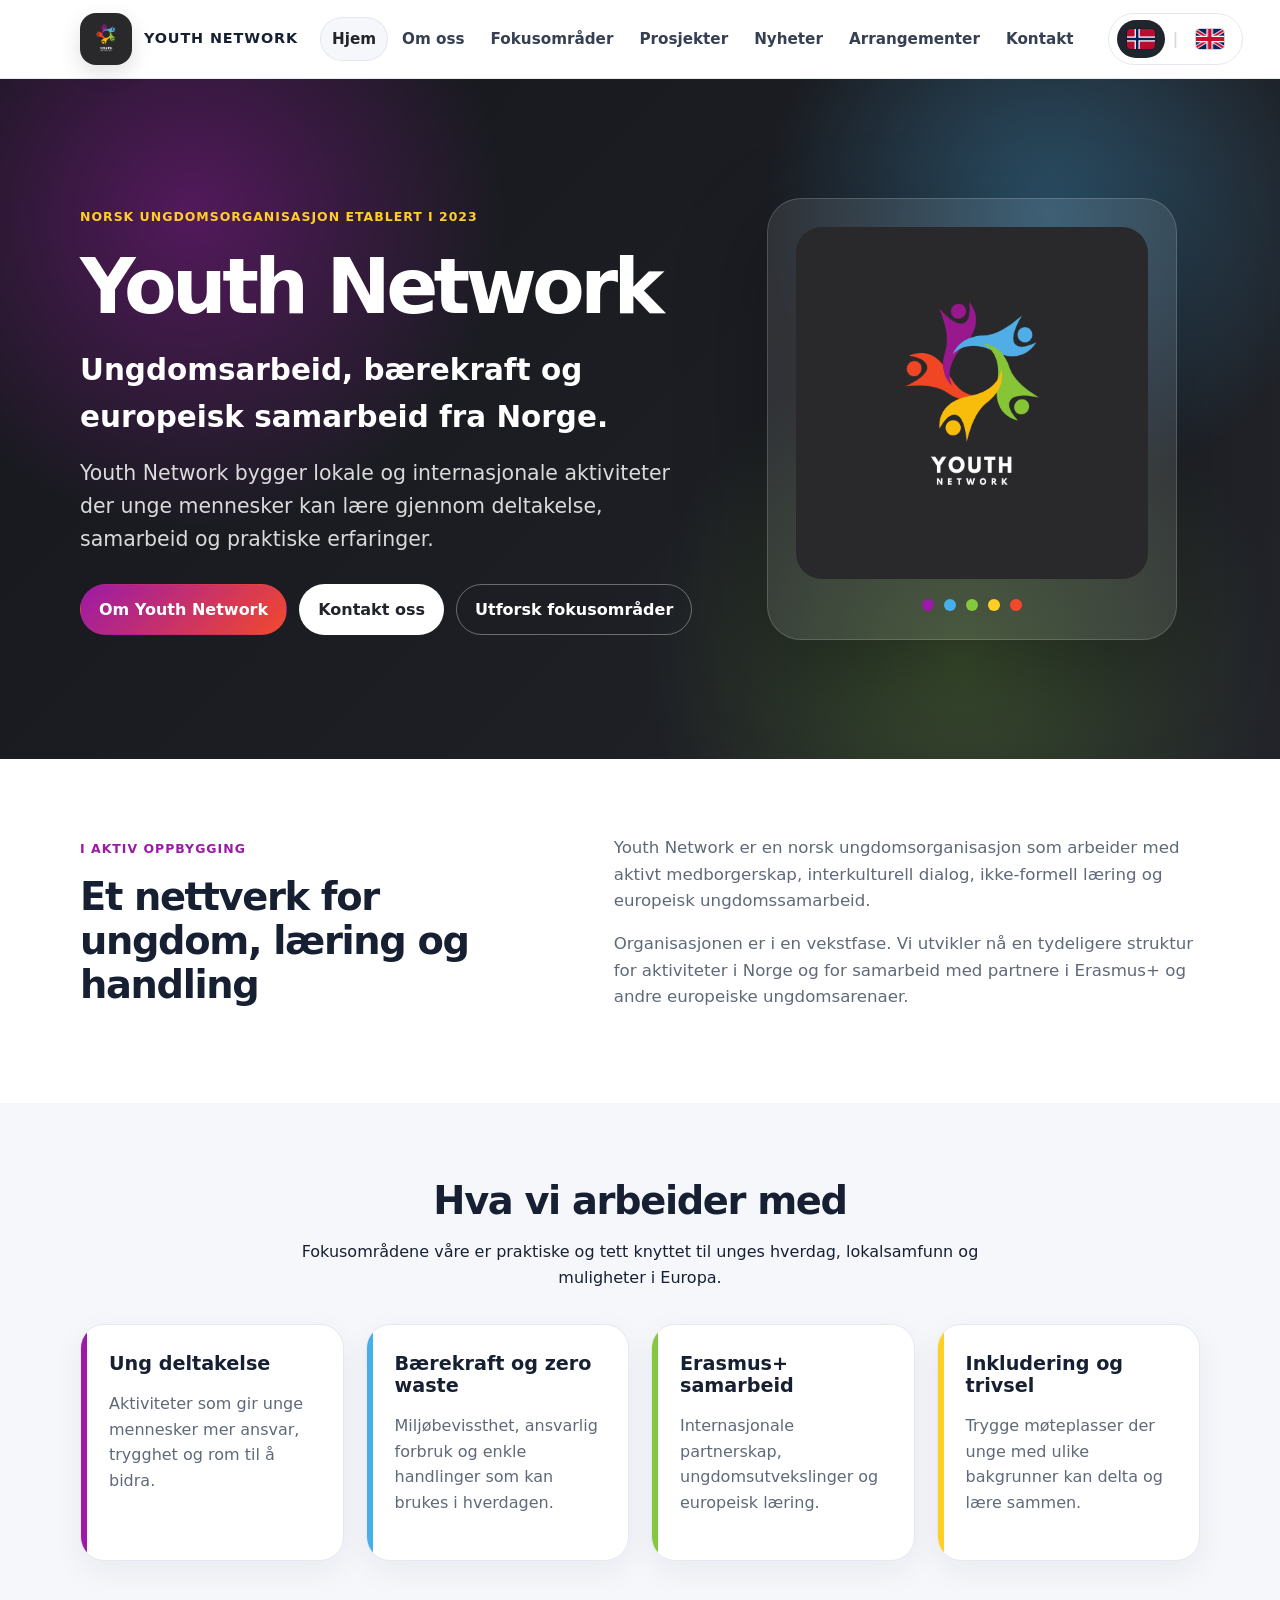
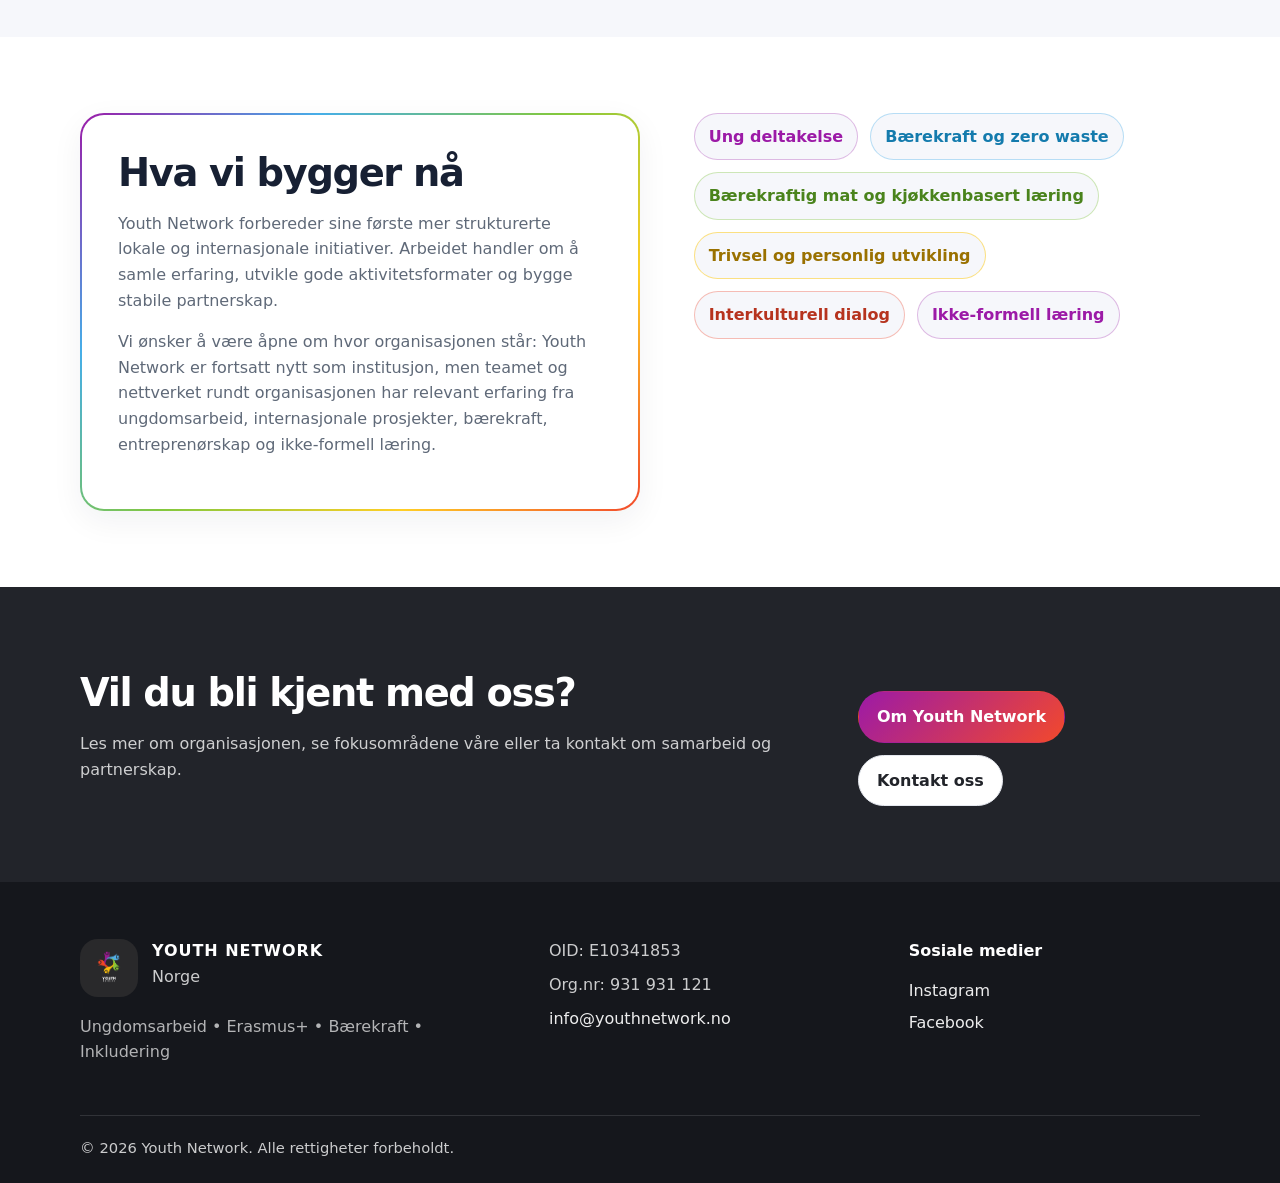
<file: index.html>
<!DOCTYPE html>
<html lang="no">
<head>
  <meta charset="UTF-8">
  <meta name="viewport" content="width=device-width, initial-scale=1.0">
  <meta name="description" content="Youth Network er en norsk ungdomsorganisasjon for ungdomsarbeid, Erasmus+, bærekraft og inkludering.">
  <title>Youth Network | Norsk ungdomsorganisasjon</title>
  <link rel="icon" href="assets/img/logo.png">
  <link rel="stylesheet" href="assets/css/style.css">
</head>
<body data-title-key="meta.homeTitle">
  
<header class="site-header">
  <a class="skip-link" href="#main" data-i18n="skip.content">Hopp til innhold</a>
  <div class="container header-inner">
    <a class="brand" href="./" aria-label="Youth Network home">
      <img src="assets/img/logo.png" alt="Youth Network logo" class="brand-logo">
      <span class="brand-text" data-i18n="site.name">Youth Network</span>
    </a>
    <button class="nav-toggle" type="button" aria-expanded="false" aria-controls="site-nav">
      <span class="nav-toggle-bars" aria-hidden="true"></span>
      <span data-i18n="nav.menu">Meny</span>
    </button>
    <nav id="site-nav" class="site-nav" aria-label="Main navigation">
      <a class="nav-link active" href="./" data-i18n="nav.home" aria-current="page">Hjem</a><a class="nav-link" href="om-oss/" data-i18n="nav.about">Om oss</a><a class="nav-link" href="fokusomrader/" data-i18n="nav.focus">Fokusområder</a><a class="nav-link" href="prosjekter/" data-i18n="nav.projects">Prosjekter</a><a class="nav-link" href="nyheter/" data-i18n="nav.news">Nyheter</a><a class="nav-link" href="arrangementer/" data-i18n="nav.events">Arrangementer</a><a class="nav-link" href="kontakt/" data-i18n="nav.contact">Kontakt</a>
    </nav>
<div class="language-switch" aria-label="Language switch">
  <button type="button" class="lang-btn active" onclick="setLanguage('no')" aria-label="Norsk">
    <span class="flag-icon">🇳🇴</span>
  </button>

  <span class="lang-divider">|</span>

  <button type="button" class="lang-btn" onclick="setLanguage('en')" aria-label="English">
    <span class="flag-icon">🇬🇧</span>
  </button>
</div>
  </div>
</header>
  <main id="main">
    
<section class="hero home-hero">
  <div class="container hero-grid">
    <div class="hero-content">
      <p class="kicker" data-i18n="home.hero.kicker">Norsk ungdomsorganisasjon etablert i 2023</p>
      <h1 data-i18n="home.hero.title">Youth Network</h1>
      <p class="hero-slogan" data-i18n="home.hero.slogan">Ungdomsarbeid, bærekraft og europeisk samarbeid fra Norge.</p>
      <p class="lead" data-i18n="home.hero.text">Youth Network bygger lokale og internasjonale aktiviteter der unge mennesker kan lære gjennom deltakelse, samarbeid og praktiske erfaringer.</p>
      <div class="hero-actions">
        <a class="btn btn-primary" href="om-oss/" data-i18n="cta.about">Om Youth Network</a>
        <a class="btn btn-secondary" href="kontakt/" data-i18n="cta.contact">Kontakt oss</a>
        <a class="btn btn-light" href="fokusomrader/" data-i18n="cta.focus">Utforsk fokusområder</a>
      </div>
    </div>
    <div class="hero-logo-card" aria-label="Youth Network logo">
      <img src="assets/img/logo.png" alt="Youth Network logo">
      <div class="color-dots" aria-hidden="true">
        <span></span><span></span><span></span><span></span><span></span>
      </div>
    </div>
  </div>
</section>
<section class="section">
  <div class="container split">
    <div>
      <p class="kicker" data-i18n="common.growthBadge">I aktiv oppbygging</p>
      <h2 data-i18n="home.intro.title">Et nettverk for ungdom, læring og handling</h2>
    </div>
    <div class="prose">
      <p data-i18n="home.intro.text1">Youth Network er en norsk ungdomsorganisasjon som arbeider med aktivt medborgerskap, interkulturell dialog, ikke-formell læring og europeisk ungdomssamarbeid.</p>
      <p data-i18n="home.intro.text2">Organisasjonen er i en vekstfase. Vi utvikler nå en tydeligere struktur for aktiviteter i Norge og for samarbeid med partnere i Erasmus+ og andre europeiske ungdomsarenaer.</p>
    </div>
  </div>
</section>
<section class="section section-soft">
  <div class="container">
    <div class="section-heading">
      <h2 data-i18n="home.focus.title">Hva vi arbeider med</h2>
      <p data-i18n="home.focus.text">Fokusområdene våre er praktiske og tett knyttet til unges hverdag, lokalsamfunn og muligheter i Europa.</p>
    </div>
    <div class="card-grid four">
      
<article class="card ">
  <h3 data-i18n="home.focus.card1.title">Ung deltakelse</h3>
  <p data-i18n="home.focus.card1.text">Aktiviteter som gir unge mennesker mer ansvar, trygghet og rom til å bidra.</p>
</article>
      
<article class="card ">
  <h3 data-i18n="home.focus.card2.title">Bærekraft og zero waste</h3>
  <p data-i18n="home.focus.card2.text">Miljøbevissthet, ansvarlig forbruk og enkle handlinger som kan brukes i hverdagen.</p>
</article>
      
<article class="card ">
  <h3 data-i18n="home.focus.card3.title">Erasmus+ samarbeid</h3>
  <p data-i18n="home.focus.card3.text">Internasjonale partnerskap, ungdomsutvekslinger og europeisk læring.</p>
</article>
      
<article class="card ">
  <h3 data-i18n="home.focus.card4.title">Inkludering og trivsel</h3>
  <p data-i18n="home.focus.card4.text">Trygge møteplasser der unge med ulike bakgrunner kan delta og lære sammen.</p>
</article>
    </div>
  </div>
</section>
<section class="section">
  <div class="container split reverse">
    <div class="accent-panel">
      <h2 data-i18n="home.building.title">Hva vi bygger nå</h2>
      <p data-i18n="home.building.text1">Youth Network forbereder sine første mer strukturerte lokale og internasjonale initiativer. Arbeidet handler om å samle erfaring, utvikle gode aktivitetsformater og bygge stabile partnerskap.</p>
      <p data-i18n="home.building.text2">Vi ønsker å være åpne om hvor organisasjonen står: Youth Network er fortsatt nytt som institusjon, men teamet og nettverket rundt organisasjonen har relevant erfaring fra ungdomsarbeid, internasjonale prosjekter, bærekraft, entreprenørskap og ikke-formell læring.</p>
    </div>
    <div class="mini-list">
      <span class="chip" data-i18n="focus.card1.title">Ung deltakelse</span>
      <span class="chip" data-i18n="focus.card3.title">Bærekraft og zero waste</span>
      <span class="chip" data-i18n="focus.card4.title">Bærekraftig mat og kjøkkenbasert læring</span>
      <span class="chip" data-i18n="focus.card6.title">Trivsel og personlig utvikling</span>
      <span class="chip" data-i18n="focus.card8.title">Interkulturell dialog</span>
      <span class="chip" data-i18n="focus.card9.title">Ikke-formell læring</span>
    </div>
  </div>
</section>
<section class="section cta-band">
  <div class="container cta-inner">
    <div>
      <h2 data-i18n="home.actions.title">Vil du bli kjent med oss?</h2>
      <p data-i18n="home.actions.text">Les mer om organisasjonen, se fokusområdene våre eller ta kontakt om samarbeid og partnerskap.</p>
    </div>
    <div class="cta-actions">
      <a class="btn btn-primary" href="om-oss/" data-i18n="cta.about">Om Youth Network</a>
      <a class="btn btn-secondary" href="kontakt/" data-i18n="cta.contact">Kontakt oss</a>
    </div>
  </div>
</section>

  </main>
  
<footer class="site-footer">
  <div class="container footer-grid">
    <div>
      <div class="footer-brand">
        <img src="assets/img/logo.png" alt="Youth Network logo" class="footer-logo">
        <div>
          <strong data-i18n="site.name">Youth Network</strong>
          <p data-i18n="footer.location">Norge</p>
        </div>
      </div>
      <p class="footer-tagline" data-i18n="site.tagline">Ungdomsarbeid • Erasmus+ • Bærekraft • Inkludering</p>
    </div>
    <div class="footer-details">
      <p data-i18n="footer.oid">OID: E10341853</p>
      <p data-i18n="footer.orgno">Org.nr: 931 931 121</p>
      <p><a href="mailto:info@youthnetwork.no" data-i18n="footer.email">info@youthnetwork.no</a></p>
    </div>
   <div class="footer-social">
  <p class="footer-heading" data-i18n="footer.social">Sosiale medier</p>

  <a 
    href="https://www.instagram.com/youthnetwork.no/" 
    target="_blank" 
    rel="noopener noreferrer" 
    aria-label="Youth Network Instagram"
    data-i18n="footer.instagram">
    Instagram
  </a>

  <a 
    href="https://www.facebook.com/p/Youth-Network-61571332735462/" 
    target="_blank" 
    rel="noopener noreferrer" 
    aria-label="Youth Network Facebook"
    data-i18n="footer.facebook">
    Facebook
  </a>
</div>
  </div>
  <div class="container footer-bottom">
    <p>© <span id="current-year">2026</span> <span data-i18n="site.name">Youth Network</span>. <span data-i18n="footer.rights">Alle rettigheter forbeholdt.</span></p>
  </div>
</footer>
<script src="assets/js/language.js?v=30"></script>
<script src="//translate.google.com/translate_a/element.js?cb=googleTranslateElementInit"></script>
</body>
</html>
</file>
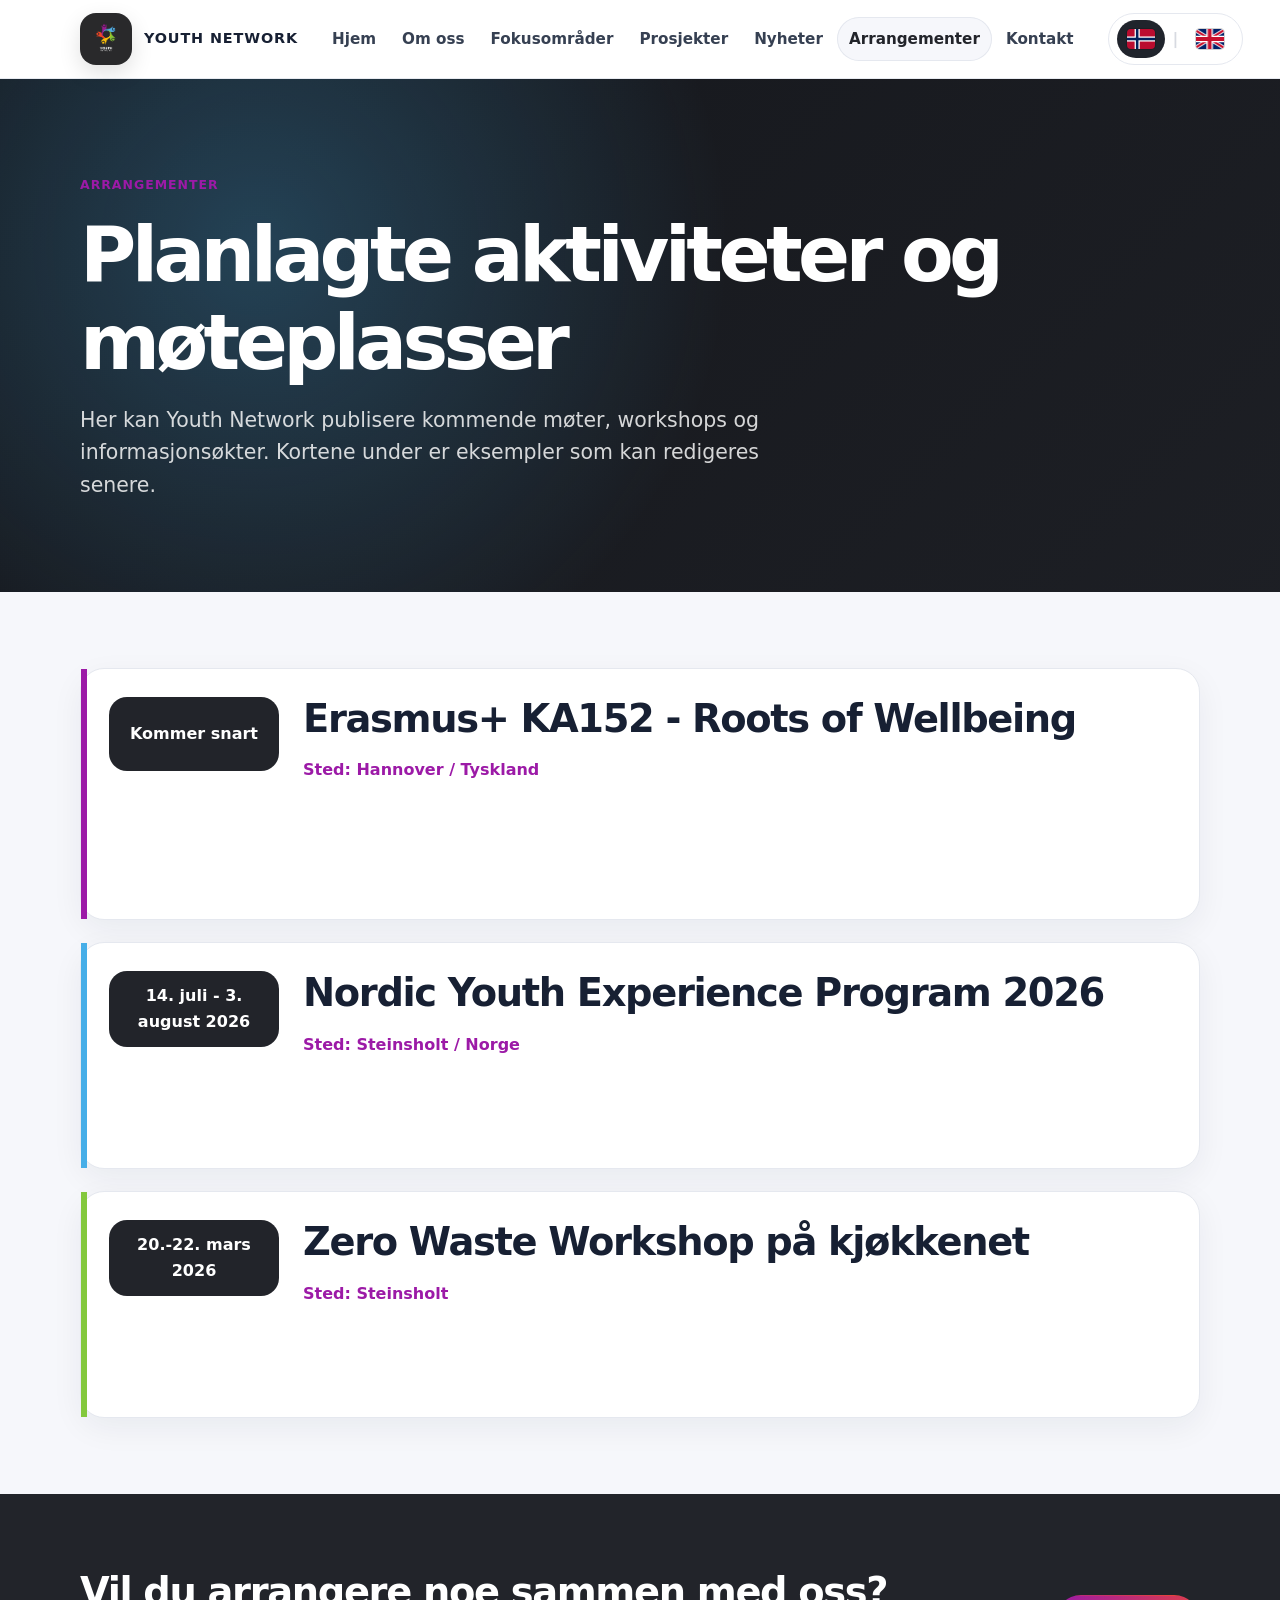
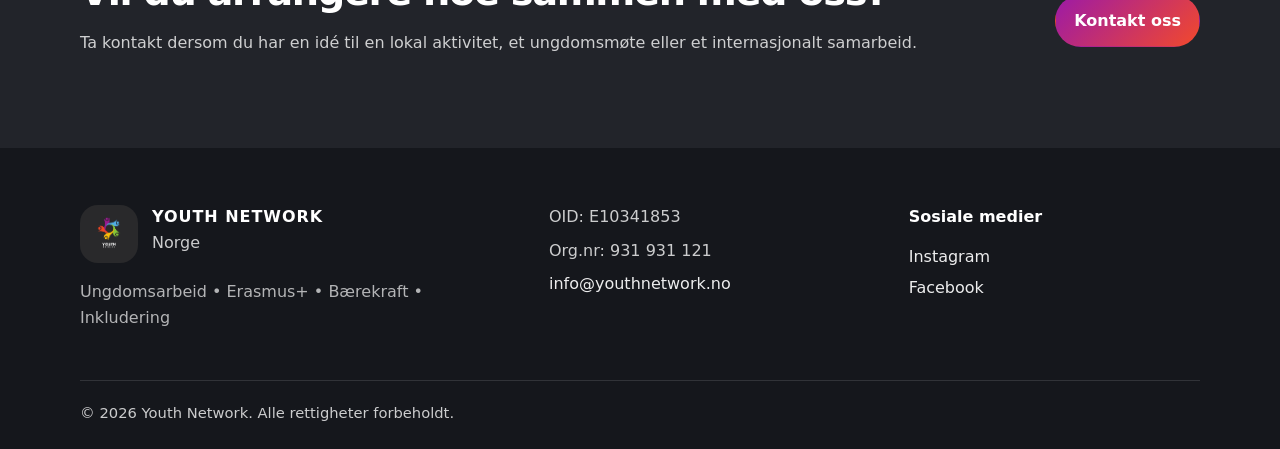
<file: arrangementer/index.html>
<!DOCTYPE html>
<html lang="no">
<head>
  <meta charset="UTF-8">
  <meta name="viewport" content="width=device-width, initial-scale=1.0">
  <meta name="description" content="Youth Network er en norsk ungdomsorganisasjon for ungdomsarbeid, Erasmus+, bærekraft og inkludering.">
  <title>Arrangementer | Youth Network</title>
  <link rel="icon" href="../assets/img/logo.png">
  <link rel="stylesheet" href="../assets/css/style.css">
</head>
<body data-title-key="meta.eventsTitle">
  
<header class="site-header">
  <a class="skip-link" href="#main" data-i18n="skip.content">Hopp til innhold</a>
  <div class="container header-inner">
    <a class="brand" href="../" aria-label="Youth Network home">
      <img src="../assets/img/logo.png" alt="Youth Network logo" class="brand-logo">
      <span class="brand-text" data-i18n="site.name">Youth Network</span>
    </a>
    <button class="nav-toggle" type="button" aria-expanded="false" aria-controls="site-nav">
      <span class="nav-toggle-bars" aria-hidden="true"></span>
      <span data-i18n="nav.menu">Meny</span>
    </button>
    <nav id="site-nav" class="site-nav" aria-label="Main navigation">
      <a class="nav-link" href="../" data-i18n="nav.home">Hjem</a><a class="nav-link" href="../om-oss/" data-i18n="nav.about">Om oss</a><a class="nav-link" href="../fokusomrader/" data-i18n="nav.focus">Fokusområder</a><a class="nav-link" href="../prosjekter/" data-i18n="nav.projects">Prosjekter</a><a class="nav-link" href="../nyheter/" data-i18n="nav.news">Nyheter</a><a class="nav-link active" href="../arrangementer/" data-i18n="nav.events" aria-current="page">Arrangementer</a><a class="nav-link" href="../kontakt/" data-i18n="nav.contact">Kontakt</a>
    </nav>
<div class="language-switch" aria-label="Language switch">
  <button type="button" class="lang-btn active" onclick="setLanguage('no')">NO</button>
  <span class="lang-divider">|</span>
  <button type="button" class="lang-btn" onclick="setLanguage('en')">EN</button>
</div>
  </div>
</header>
  <main id="main">
    
<section class="page-hero">
  <div class="container page-hero-inner">
    <p class="kicker" data-i18n="events.hero.kicker">Arrangementer</p>
    <h1 data-i18n="events.hero.title">Planlagte aktiviteter og møteplasser</h1>
    <p class="lead" data-i18n="events.hero.text">Her kan Youth Network publisere kommende møter, workshops og informasjonsøkter. Kortene under er eksempler som kan redigeres senere.</p>
  </div>

<section class="section section-soft">
  <div class="container events-list">
    
    <!-- EDIT EVENT CARD 1: Change date, title, location and description below. Keep the data-i18n attributes if you also edit assets/js/language.js. -->
    <article class="event-card">
      <div class="event-date" data-i18n="events.card1.date">Kommer snart</div>
      <div>
        <h2 data-i18n="events.card1.title">Erasmus+ KA152 - Roots of Wellbeing</h2>
        <p class="event-location" data-i18n="events.card1.location">Sted: Hannover / Tyskland</p>
        <p data-i18n="events.card1.text">Youth Network er partner i Erasmus+ KA152-prosjektet <strong>Roots of Wellbeing</strong>. Prosjektet fokuserer på ungdoms trivsel, mental helse og personlig utvikling gjennom internasjonalt samarbeid, ikke-formell læring og kulturutveksling.</p>
      </div>
    </article>
    
    <!-- EDIT EVENT CARD 2: Change date, title, location and description below. Keep the data-i18n attributes if you also edit assets/js/language.js. -->
    <article class="event-card">
      <div class="event-date" data-i18n="events.card2.date">14. juli - 3. august 2026</div>
      <div>
        <h2 data-i18n="events.card2.title">Nordic Youth Experience Program 2026</h2>
        <p class="event-location" data-i18n="events.card2.location">Sted: Steinsholt / Norge</p>
        <p data-i18n="events.card2.text">Programmet samler unge deltakere i naturskjønne omgivelser i Norge, der de får mulighet til å delta i internasjonale aktiviteter, kulturutveksling og læring på tvers av landegrenser.</p>
      </div>
    </article>
    
    <!-- EDIT EVENT CARD 3: Change date, title, location and description below. Keep the data-i18n attributes if you also edit assets/js/language.js. -->
    <article class="event-card">
      <div class="event-date" data-i18n="events.card3.date">20.-22. mars 2026</div>
      <div>
        <h2 data-i18n="events.card3.title">Zero Waste Workshop på kjøkkenet</h2>
        <p class="event-location" data-i18n="events.card3.location">Sted: Steinsholt</p>
        <p data-i18n="events.card3.text">Youth Network organiserte en praktisk workshop om zero waste på kjøkkenet. Deltakerne lærte hvordan man kan redusere matsvinn, bruke matrester på en kreativ måte og ta mer bærekraftige valg i hverdagen.</p>
      </div>
    </article>
    
  </div>
</section>
<section class="section cta-band">
  <div class="container cta-inner">
    <div>
      <h2 data-i18n="events.update.title">Vil du arrangere noe sammen med oss?</h2>
      <p data-i18n="events.update.text">Ta kontakt dersom du har en idé til en lokal aktivitet, et ungdomsmøte eller et internasjonalt samarbeid.</p>
    </div>
    <a class="btn btn-primary" href="../kontakt/" data-i18n="cta.contact">Kontakt oss</a>
  </div>
</section>

  </main>
  
<footer class="site-footer">
  <div class="container footer-grid">
    <div>
      <div class="footer-brand">
        <img src="../assets/img/logo.png" alt="Youth Network logo" class="footer-logo">
        <div>
          <strong data-i18n="site.name">Youth Network</strong>
          <p data-i18n="footer.location">Norge</p>
        </div>
      </div>
      <p class="footer-tagline" data-i18n="site.tagline">Ungdomsarbeid • Erasmus+ • Bærekraft • Inkludering</p>
    </div>
    <div class="footer-details">
      <p data-i18n="footer.oid">OID: E10341853</p>
      <p data-i18n="footer.orgno">Org.nr: 931 931 121</p>
      <p><a href="mailto:info@youthnetwork.no" data-i18n="footer.email">info@youthnetwork.no</a></p>
    </div>
<div class="footer-social">
  <p class="footer-heading" data-i18n="footer.social">Sosiale medier</p>

  <a 
    href="https://www.instagram.com/youthnetwork.no/" 
    target="_blank" 
    rel="noopener noreferrer" 
    aria-label="Youth Network Instagram"
    data-i18n="footer.instagram">
    Instagram
  </a>

  <a 
    href="https://www.facebook.com/p/Youth-Network-61571332735462/" 
    target="_blank" 
    rel="noopener noreferrer" 
    aria-label="Youth Network Facebook"
    data-i18n="footer.facebook">
    Facebook
  </a>
</div>
  </div>
  <div class="container footer-bottom">
    <p>© <span id="current-year">2026</span> <span data-i18n="site.name">Youth Network</span>. <span data-i18n="footer.rights">Alle rettigheter forbeholdt.</span></p>
  </div>
</footer>
<script src="../assets/js/language.js?v=30"></script>
<script src="//translate.google.com/translate_a/element.js?cb=googleTranslateElementInit"></script>
</body>
</html>
</file>
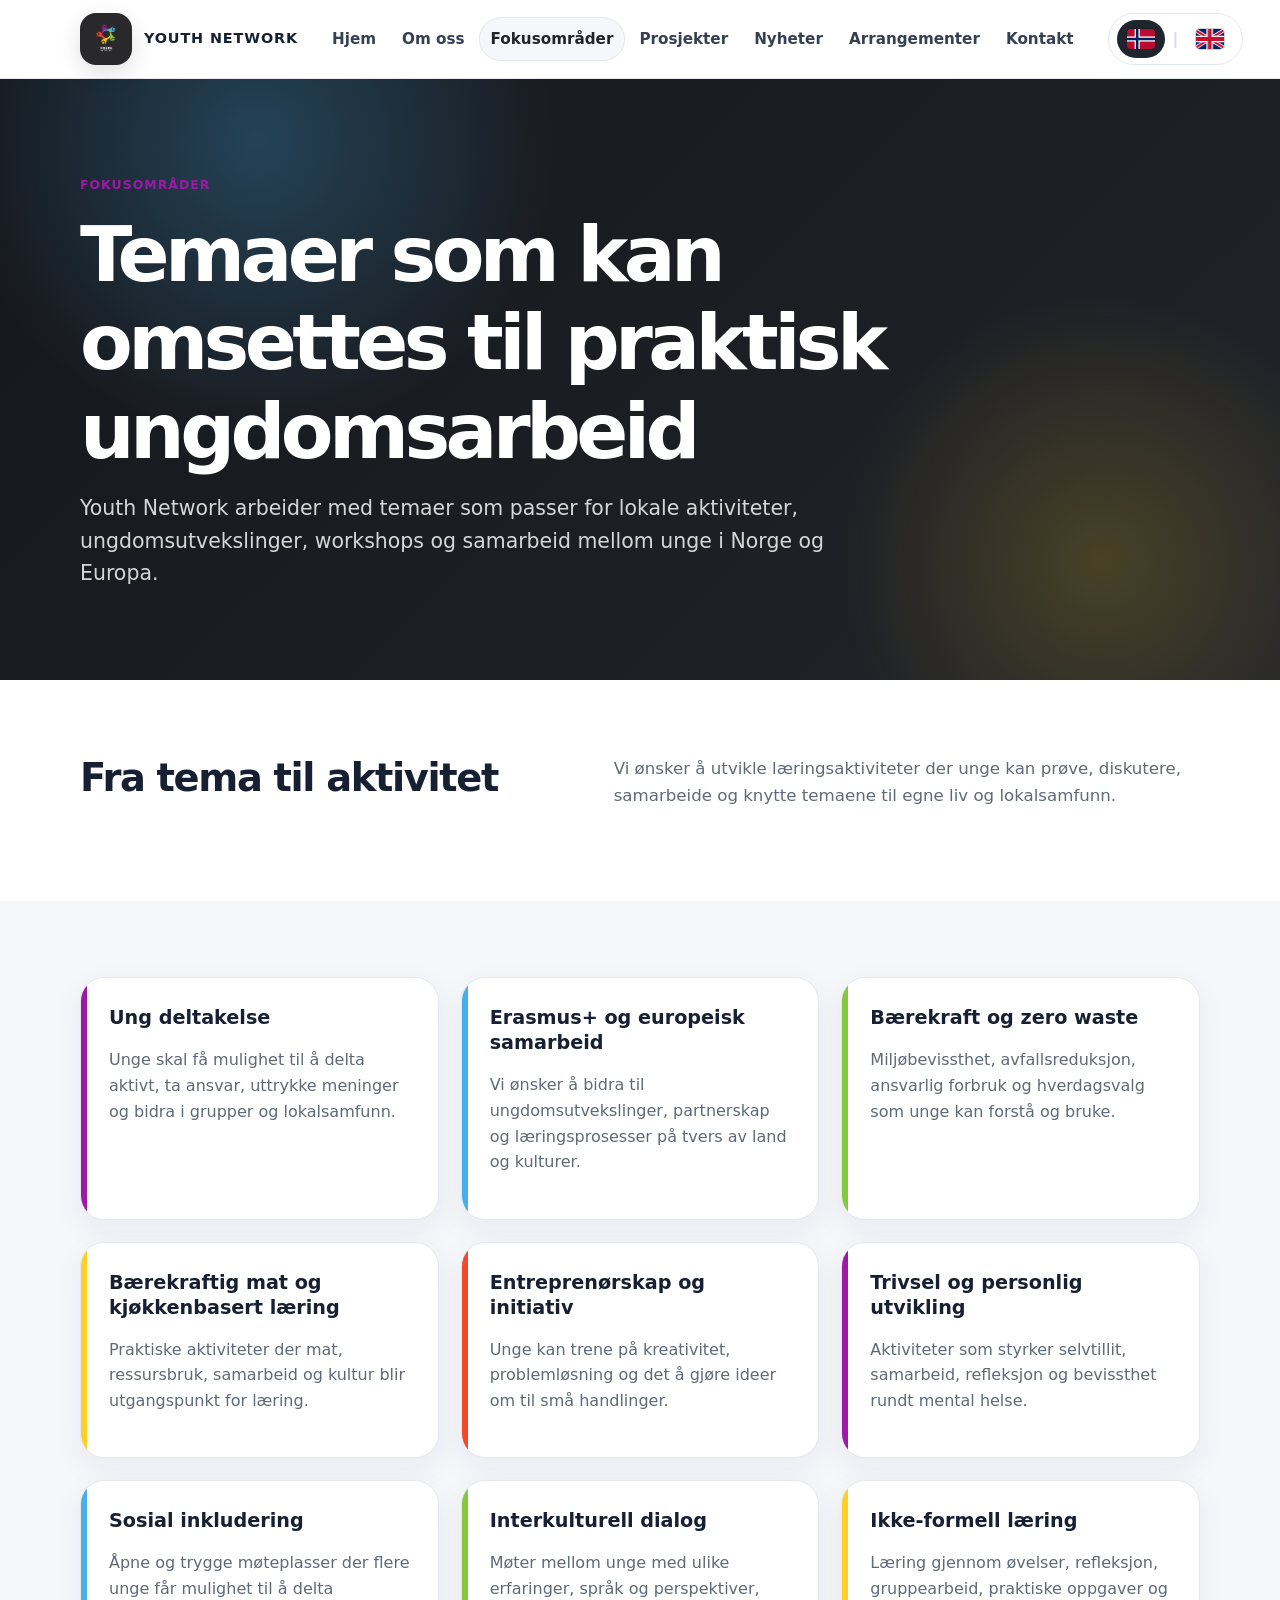
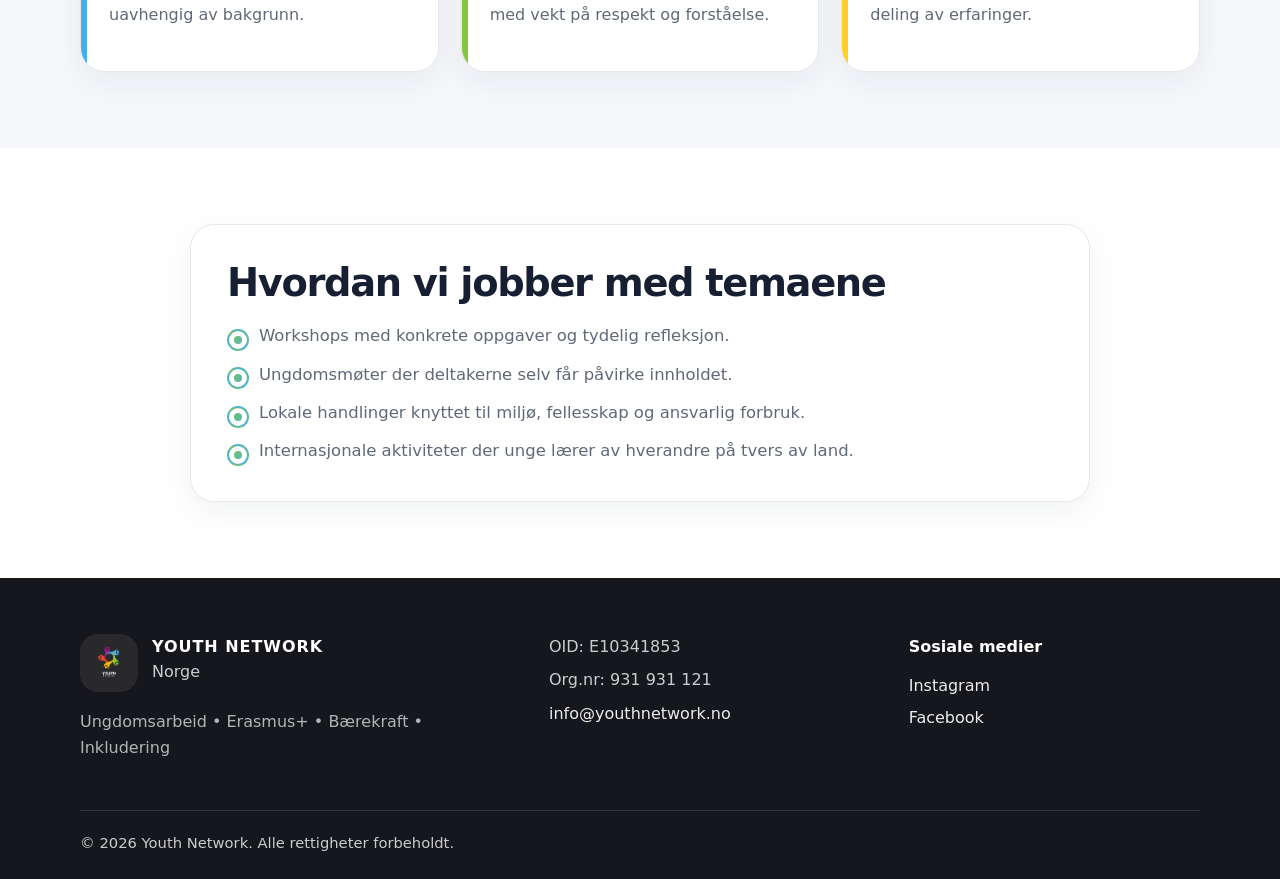
<file: fokusomrader/index.html>
<!DOCTYPE html>
<html lang="no">
<head>
  <meta charset="UTF-8">
  <meta name="viewport" content="width=device-width, initial-scale=1.0">
  <meta name="description" content="Youth Network er en norsk ungdomsorganisasjon for ungdomsarbeid, Erasmus+, bærekraft og inkludering.">
  <title>Fokusområder | Youth Network</title>
  <link rel="icon" href="../assets/img/logo.png">
  <link rel="stylesheet" href="../assets/css/style.css">
</head>
<body data-title-key="meta.focusTitle">
  
<header class="site-header">
  <a class="skip-link" href="#main" data-i18n="skip.content">Hopp til innhold</a>
  <div class="container header-inner">
    <a class="brand" href="../" aria-label="Youth Network home">
      <img src="../assets/img/logo.png" alt="Youth Network logo" class="brand-logo">
      <span class="brand-text" data-i18n="site.name">Youth Network</span>
    </a>
    <button class="nav-toggle" type="button" aria-expanded="false" aria-controls="site-nav">
      <span class="nav-toggle-bars" aria-hidden="true"></span>
      <span data-i18n="nav.menu">Meny</span>
    </button>
    <nav id="site-nav" class="site-nav" aria-label="Main navigation">
      <a class="nav-link" href="../" data-i18n="nav.home">Hjem</a><a class="nav-link" href="../om-oss/" data-i18n="nav.about">Om oss</a><a class="nav-link active" href="../fokusomrader/" data-i18n="nav.focus" aria-current="page">Fokusområder</a><a class="nav-link" href="../prosjekter/" data-i18n="nav.projects">Prosjekter</a><a class="nav-link" href="../nyheter/" data-i18n="nav.news">Nyheter</a><a class="nav-link" href="../arrangementer/" data-i18n="nav.events">Arrangementer</a><a class="nav-link" href="../kontakt/" data-i18n="nav.contact">Kontakt</a>
    </nav>
<div class="language-switch" aria-label="Language switch">
  <button type="button" class="lang-btn active" onclick="setLanguage('no')">NO</button>
  <span class="lang-divider">|</span>
  <button type="button" class="lang-btn" onclick="setLanguage('en')">EN</button>
</div>
  </div>
</header>
  <main id="main">
    
<section class="page-hero">
  <div class="container page-hero-inner">
    <p class="kicker" data-i18n="focus.hero.kicker">Fokusområder</p>
    <h1 data-i18n="focus.hero.title">Temaer som kan omsettes til praktisk ungdomsarbeid</h1>
    <p class="lead" data-i18n="focus.hero.text">Youth Network arbeider med temaer som passer for lokale aktiviteter, ungdomsutvekslinger, workshops og samarbeid mellom unge i Norge og Europa.</p>
  </div>
</section>
<section class="section">
  <div class="container split">
    <div>
      <h2 data-i18n="focus.intro.title">Fra tema til aktivitet</h2>
    </div>
    <div class="prose"><p data-i18n="focus.intro.text">Vi ønsker å utvikle læringsaktiviteter der unge kan prøve, diskutere, samarbeide og knytte temaene til egne liv og lokalsamfunn.</p></div>
  </div>
</section>
<section class="section section-soft">
  <div class="container">
    <div class="card-grid three focus-grid">
      
<article class="card ">
  <h3 data-i18n="focus.card1.title">Ung deltakelse</h3>
  <p data-i18n="focus.card1.text">Unge skal få mulighet til å delta aktivt, ta ansvar, uttrykke meninger og bidra i grupper og lokalsamfunn.</p>
</article>
<article class="card ">
  <h3 data-i18n="focus.card2.title">Erasmus+ og europeisk samarbeid</h3>
  <p data-i18n="focus.card2.text">Vi ønsker å bidra til ungdomsutvekslinger, partnerskap og læringsprosesser på tvers av land og kulturer.</p>
</article>
<article class="card ">
  <h3 data-i18n="focus.card3.title">Bærekraft og zero waste</h3>
  <p data-i18n="focus.card3.text">Miljøbevissthet, avfallsreduksjon, ansvarlig forbruk og hverdagsvalg som unge kan forstå og bruke.</p>
</article>
<article class="card ">
  <h3 data-i18n="focus.card4.title">Bærekraftig mat og kjøkkenbasert læring</h3>
  <p data-i18n="focus.card4.text">Praktiske aktiviteter der mat, ressursbruk, samarbeid og kultur blir utgangspunkt for læring.</p>
</article>
<article class="card ">
  <h3 data-i18n="focus.card5.title">Entreprenørskap og initiativ</h3>
  <p data-i18n="focus.card5.text">Unge kan trene på kreativitet, problemløsning og det å gjøre ideer om til små handlinger.</p>
</article>
<article class="card ">
  <h3 data-i18n="focus.card6.title">Trivsel og personlig utvikling</h3>
  <p data-i18n="focus.card6.text">Aktiviteter som styrker selvtillit, samarbeid, refleksjon og bevissthet rundt mental helse.</p>
</article>
<article class="card ">
  <h3 data-i18n="focus.card7.title">Sosial inkludering</h3>
  <p data-i18n="focus.card7.text">Åpne og trygge møteplasser der flere unge får mulighet til å delta uavhengig av bakgrunn.</p>
</article>
<article class="card ">
  <h3 data-i18n="focus.card8.title">Interkulturell dialog</h3>
  <p data-i18n="focus.card8.text">Møter mellom unge med ulike erfaringer, språk og perspektiver, med vekt på respekt og forståelse.</p>
</article>
<article class="card ">
  <h3 data-i18n="focus.card9.title">Ikke-formell læring</h3>
  <p data-i18n="focus.card9.text">Læring gjennom øvelser, refleksjon, gruppearbeid, praktiske oppgaver og deling av erfaringer.</p>
</article>
    </div>
  </div>
</section>
<section class="section">
  <div class="container method-box">
    <h2 data-i18n="focus.methods.title">Hvordan vi jobber med temaene</h2>
    <ul class="check-list">
      <li data-i18n="focus.methods.item1">Workshops med konkrete oppgaver og tydelig refleksjon.</li>
      <li data-i18n="focus.methods.item2">Ungdomsmøter der deltakerne selv får påvirke innholdet.</li>
      <li data-i18n="focus.methods.item3">Lokale handlinger knyttet til miljø, fellesskap og ansvarlig forbruk.</li>
      <li data-i18n="focus.methods.item4">Internasjonale aktiviteter der unge lærer av hverandre på tvers av land.</li>
    </ul>
  </div>
</section>

  </main>
  
<footer class="site-footer">
  <div class="container footer-grid">
    <div>
      <div class="footer-brand">
        <img src="../assets/img/logo.png" alt="Youth Network logo" class="footer-logo">
        <div>
          <strong data-i18n="site.name">Youth Network</strong>
          <p data-i18n="footer.location">Norge</p>
        </div>
      </div>
      <p class="footer-tagline" data-i18n="site.tagline">Ungdomsarbeid • Erasmus+ • Bærekraft • Inkludering</p>
    </div>
    <div class="footer-details">
      <p data-i18n="footer.oid">OID: E10341853</p>
      <p data-i18n="footer.orgno">Org.nr: 931 931 121</p>
      <p><a href="mailto:info@youthnetwork.no" data-i18n="footer.email">info@youthnetwork.no</a></p>
    </div>
<div class="footer-social">
  <p class="footer-heading" data-i18n="footer.social">Sosiale medier</p>

  <a 
    href="https://www.instagram.com/youthnetwork.no/" 
    target="_blank" 
    rel="noopener noreferrer" 
    aria-label="Youth Network Instagram"
    data-i18n="footer.instagram">
    Instagram
  </a>

  <a 
    href="https://www.facebook.com/p/Youth-Network-61571332735462/" 
    target="_blank" 
    rel="noopener noreferrer" 
    aria-label="Youth Network Facebook"
    data-i18n="footer.facebook">
    Facebook
  </a>
</div>
  </div>
  <div class="container footer-bottom">
    <p>© <span id="current-year">2026</span> <span data-i18n="site.name">Youth Network</span>. <span data-i18n="footer.rights">Alle rettigheter forbeholdt.</span></p>
  </div>
</footer>
<script src="../assets/js/language.js?v=30"></script>
<script src="//translate.google.com/translate_a/element.js?cb=googleTranslateElementInit"></script>
</body>
</html>
</file>
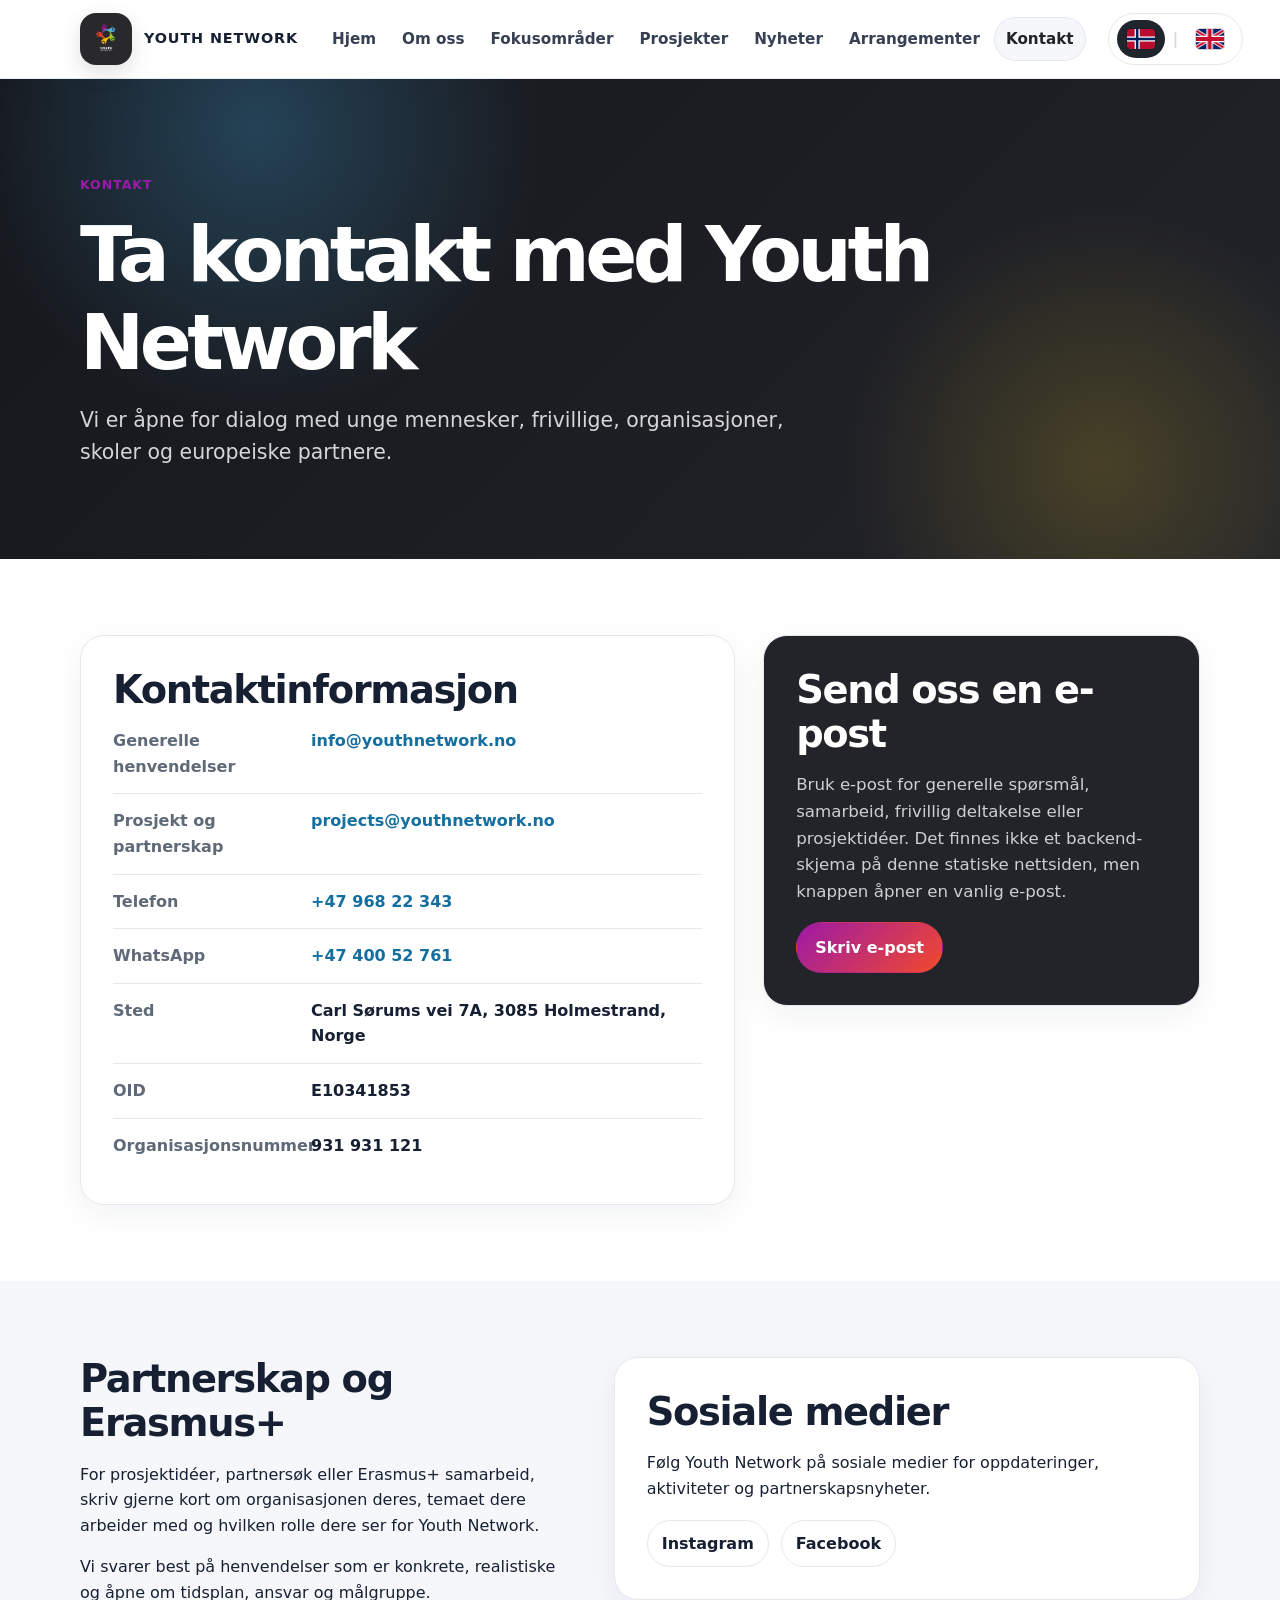
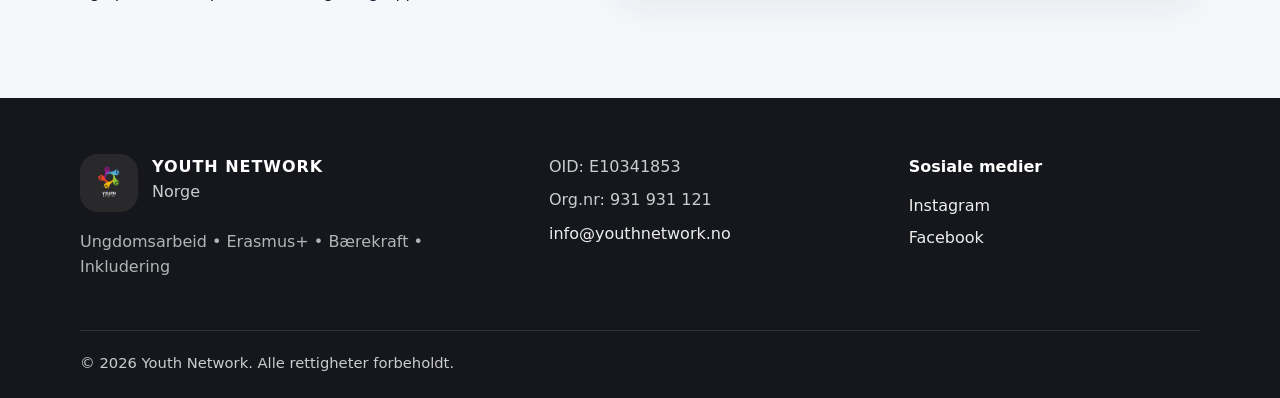
<file: kontakt/index.html>
<!DOCTYPE html>
<html lang="no">
<head>
  <meta charset="UTF-8">
  <meta name="viewport" content="width=device-width, initial-scale=1.0">
  <meta name="description" content="Youth Network er en norsk ungdomsorganisasjon for ungdomsarbeid, Erasmus+, bærekraft og inkludering.">
  <title>Kontakt | Youth Network</title>
  <link rel="icon" href="../assets/img/logo.png">
  <link rel="stylesheet" href="../assets/css/style.css">
</head>
<body data-title-key="meta.contactTitle">
  
<header class="site-header">
  <a class="skip-link" href="#main" data-i18n="skip.content">Hopp til innhold</a>
  <div class="container header-inner">
    <a class="brand" href="../" aria-label="Youth Network home">
      <img src="../assets/img/logo.png" alt="Youth Network logo" class="brand-logo">
      <span class="brand-text" data-i18n="site.name">Youth Network</span>
    </a>
    <button class="nav-toggle" type="button" aria-expanded="false" aria-controls="site-nav">
      <span class="nav-toggle-bars" aria-hidden="true"></span>
      <span data-i18n="nav.menu">Meny</span>
    </button>
    <nav id="site-nav" class="site-nav" aria-label="Main navigation">
      <a class="nav-link" href="../" data-i18n="nav.home">Hjem</a><a class="nav-link" href="../om-oss/" data-i18n="nav.about">Om oss</a><a class="nav-link" href="../fokusomrader/" data-i18n="nav.focus">Fokusområder</a><a class="nav-link" href="../prosjekter/" data-i18n="nav.projects">Prosjekter</a><a class="nav-link" href="../nyheter/" data-i18n="nav.news">Nyheter</a><a class="nav-link" href="../arrangementer/" data-i18n="nav.events">Arrangementer</a><a class="nav-link active" href="../kontakt/" data-i18n="nav.contact" aria-current="page">Kontakt</a>
    </nav>
<div class="language-switch" aria-label="Language switch">
  <button type="button" class="lang-btn active" onclick="setLanguage('no')">NO</button>
  <span class="lang-divider">|</span>
  <button type="button" class="lang-btn" onclick="setLanguage('en')">EN</button>
</div>
  </div>
</header>
  <main id="main">
    
<section class="page-hero">
  <div class="container page-hero-inner">
    <p class="kicker" data-i18n="contact.hero.kicker">Kontakt</p>
    <h1 data-i18n="contact.hero.title">Ta kontakt med Youth Network</h1>
    <p class="lead" data-i18n="contact.hero.text">Vi er åpne for dialog med unge mennesker, frivillige, organisasjoner, skoler og europeiske partnere.</p>
  </div>
</section>
<section class="section">
  <div class="container contact-grid">
    <article class="contact-card">
      <h2 data-i18n="contact.info.title">Kontaktinformasjon</h2>
      <dl class="info-list">
        <div class="info-row"><dt data-i18n="contact.info.general">Generelle henvendelser</dt><dd><a href="mailto:info@youthnetwork.no" data-i18n="contact.info.email">info@youthnetwork.no</a></dd></div>

        <div class="info-row"><dt data-i18n="contact.info.projects">Prosjekt og partnerskap</dt><dd><a href="mailto:projects@youthnetwork.no" data-i18n="contact.info.projectEmail">projects@youthnetwork.no</a></dd></div>

        <div class="info-row"><dt data-i18n="contact.info.phone">Telefon</dt><dd><a href="tel:+4796822343" data-i18n="contact.info.phoneValue">+47 968 22 343</a></dd></div>

        <div class="info-row"><dt data-i18n="contact.info.projectPhone">WhatsApp</dt><dd><a href="https://wa.me/4740052761?text=Hei%20Youth%20Network%2C%20jeg%20%C3%B8nsker%20%C3%A5%20ta%20kontakt." target="_blank" rel="noopener" data-i18n="contact.info.projectPhoneValue">+47 400 52 761</a></dd></div>

        <div class="info-row"><dt data-i18n="contact.info.location">Sted</dt><dd><span data-i18n="contact.info.locationValue">Carl Sørums vei 7A, 3085 Holmestrand, Norge</span></dd></div>

        <div class="info-row"><dt data-i18n="contact.info.oid">OID</dt><dd><span data-i18n="contact.info.oidValue">E10341853</span></dd></div>

        <div class="info-row"><dt data-i18n="contact.info.orgno">Organisasjonsnummer</dt><dd><span data-i18n="contact.info.orgnoValue">931 931 121</span></dd></div>
      </dl>
    </article>
    <article class="contact-card highlight">
      <h2 data-i18n="contact.mail.title">Send oss en e-post</h2>
      <p data-i18n="contact.mail.text">Bruk e-post for generelle spørsmål, samarbeid, frivillig deltakelse eller prosjektidéer. Det finnes ikke et backend-skjema på denne statiske nettsiden, men knappen åpner en vanlig e-post.</p>
      <a class="btn btn-primary" href="mailto:info@youthnetwork.no?subject=Inquiry%20to%20Youth%20Network" data-i18n="contact.mail.button">Skriv e-post</a>
    </article>
  </div>
</section>
<section class="section section-soft">
  <div class="container split">
    <div>
      <h2 data-i18n="contact.partner.title">Partnerskap og Erasmus+</h2>
      <p data-i18n="contact.partner.text1">For prosjektidéer, partnersøk eller Erasmus+ samarbeid, skriv gjerne kort om organisasjonen deres, temaet dere arbeider med og hvilken rolle dere ser for Youth Network.</p>
      <p data-i18n="contact.partner.text2">Vi svarer best på henvendelser som er konkrete, realistiske og åpne om tidsplan, ansvar og målgruppe.</p>
    </div>
<div class="social-box">
  <h2 data-i18n="contact.social.title">Sosiale medier</h2>
  <p data-i18n="contact.social.text">Følg Youth Network på sosiale medier for oppdateringer, aktiviteter og partnerskapsnyheter.</p>
  <div class="social-links-large">
    <a href="https://www.instagram.com/youthnetwork.no/" target="_blank" rel="noopener" data-i18n="contact.social.instagram">Instagram</a>
    <a href="https://www.facebook.com/p/Youth-Network-61571332735462" target="_blank" rel="noopener" data-i18n="contact.social.facebook">Facebook</a>
  </div>
    </div>
  </div>
</section>

  </main>
  
<footer class="site-footer">
  <div class="container footer-grid">
    <div>
      <div class="footer-brand">
        <img src="../assets/img/logo.png" alt="Youth Network logo" class="footer-logo">
        <div>
          <strong data-i18n="site.name">Youth Network</strong>
          <p data-i18n="footer.location">Norge</p>
        </div>
      </div>
      <p class="footer-tagline" data-i18n="site.tagline">Ungdomsarbeid • Erasmus+ • Bærekraft • Inkludering</p>
    </div>
    <div class="footer-details">
      <p data-i18n="footer.oid">OID: E10341853</p>
      <p data-i18n="footer.orgno">Org.nr: 931 931 121</p>
      <p><a href="mailto:info@youthnetwork.no" data-i18n="footer.email">info@youthnetwork.no</a></p>
    </div>
<div class="footer-social">
  <p class="footer-heading" data-i18n="footer.social">Sosiale medier</p>

  <a 
    href="https://www.instagram.com/youthnetwork.no/" 
    target="_blank" 
    rel="noopener noreferrer" 
    aria-label="Youth Network Instagram"
    data-i18n="footer.instagram">
    Instagram
  </a>

  <a 
    href="https://www.facebook.com/p/Youth-Network-61571332735462/" 
    target="_blank" 
    rel="noopener noreferrer" 
    aria-label="Youth Network Facebook"
    data-i18n="footer.facebook">
    Facebook
  </a>
</div>
  </div>
  <div class="container footer-bottom">
    <p>© <span id="current-year">2026</span> <span data-i18n="site.name">Youth Network</span>. <span data-i18n="footer.rights">Alle rettigheter forbeholdt.</span></p>
  </div>
</footer>
<script src="../assets/js/language.js?v=30"></script>
<script src="//translate.google.com/translate_a/element.js?cb=googleTranslateElementInit"></script>
</body>
</html>
</file>
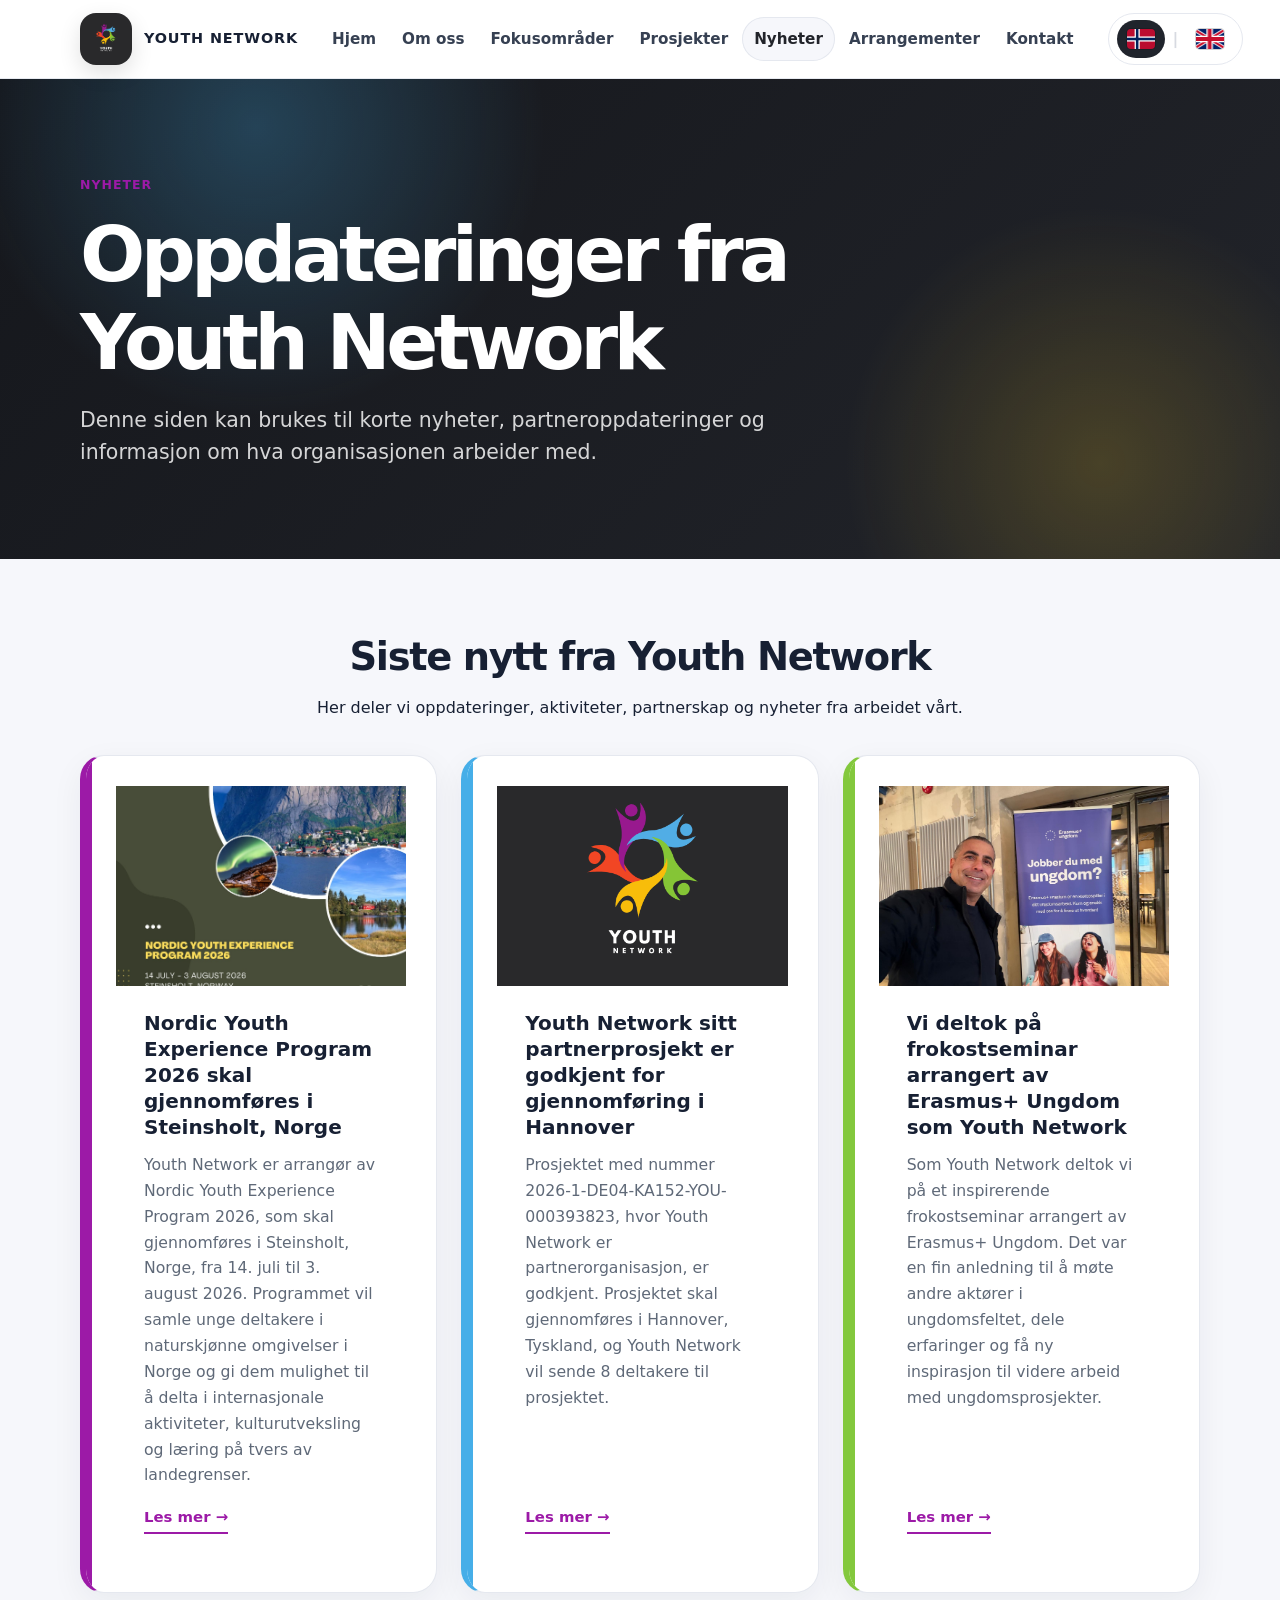
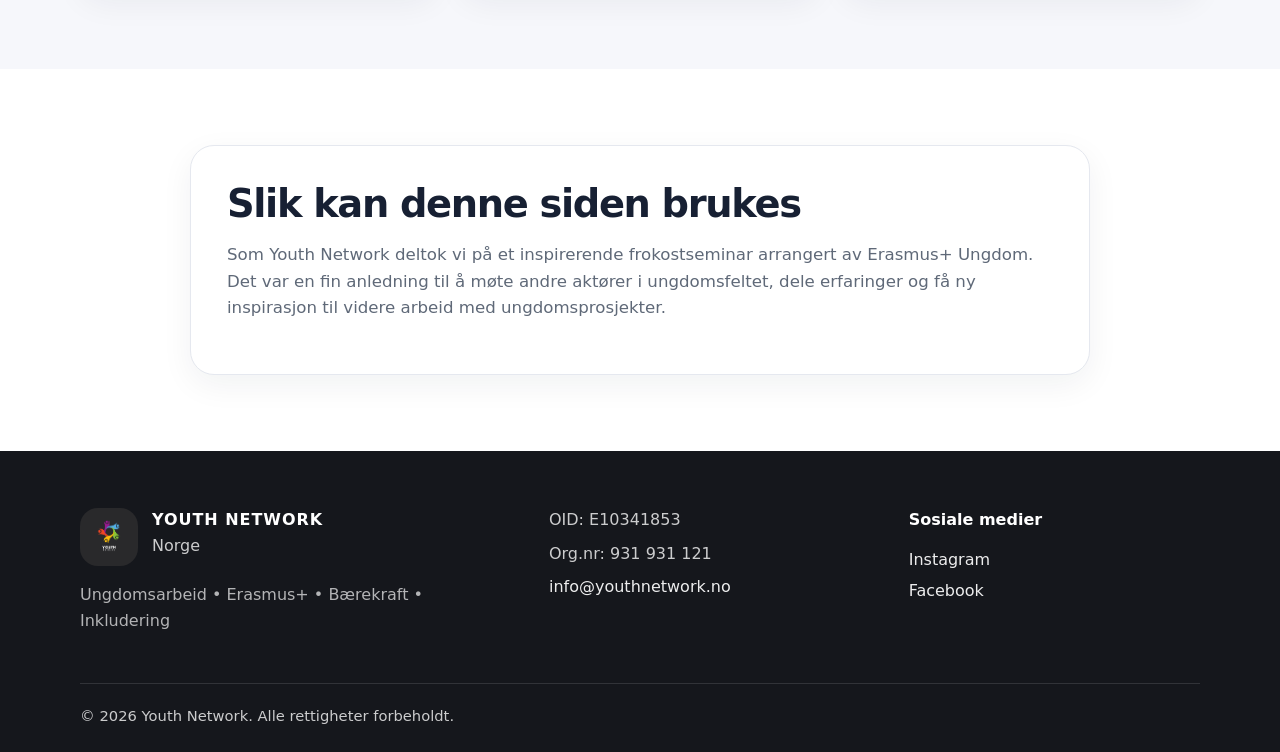
<file: nyheter/index.html>
<!DOCTYPE html>
<html lang="no">
<head>
  <meta charset="UTF-8">
  <meta name="viewport" content="width=device-width, initial-scale=1.0">
  <meta name="description" content="Youth Network er en norsk ungdomsorganisasjon for ungdomsarbeid, Erasmus+, bærekraft og inkludering.">
  <title>Nyheter | Youth Network</title>
  <link rel="icon" href="../assets/img/logo.png">
  <link rel="stylesheet" href="../assets/css/style.css">
</head>
<body data-title-key="meta.newsTitle">

<header class="site-header">
  <a class="skip-link" href="#main" data-i18n="skip.content">Hopp til innhold</a>
  <div class="container header-inner">
    <a class="brand" href="../" aria-label="Youth Network home">
      <img src="../assets/img/logo.png" alt="Youth Network logo" class="brand-logo">
      <span class="brand-text" data-i18n="site.name">Youth Network</span>
    </a>
    <button class="nav-toggle" type="button" aria-expanded="false" aria-controls="site-nav">
      <span class="nav-toggle-bars" aria-hidden="true"></span>
      <span data-i18n="nav.menu">Meny</span>
    </button>
    <nav id="site-nav" class="site-nav" aria-label="Main navigation">
      <a class="nav-link" href="../" data-i18n="nav.home">Hjem</a><a class="nav-link" href="../om-oss/" data-i18n="nav.about">Om oss</a><a class="nav-link" href="../fokusomrader/" data-i18n="nav.focus">Fokusområder</a><a class="nav-link" href="../prosjekter/" data-i18n="nav.projects">Prosjekter</a><a class="nav-link active" href="../nyheter/" data-i18n="nav.news" aria-current="page">Nyheter</a><a class="nav-link" href="../arrangementer/" data-i18n="nav.events">Arrangementer</a><a class="nav-link" href="../kontakt/" data-i18n="nav.contact">Kontakt</a>
    </nav>
<div class="language-switch" aria-label="Language switch">
  <button type="button" class="lang-btn active" onclick="setLanguage('no')">NO</button>
  <span class="lang-divider">|</span>
  <button type="button" class="lang-btn" onclick="setLanguage('en')">EN</button>
</div>
  </div>
</header>

<main id="main">

<section class="page-hero">
  <div class="container page-hero-inner">
    <p class="kicker" data-i18n="news.hero.kicker">Nyheter</p>
    <h1 data-i18n="news.hero.title">Oppdateringer fra Youth Network</h1>
    <p class="lead" data-i18n="news.hero.text">Denne siden kan brukes til korte nyheter, partneroppdateringer og informasjon om hva organisasjonen arbeider med.</p>
  </div>
</section>

<section class="section section-soft">
  <div class="container">
    <div class="section-heading">
      <h2 data-i18n="news.hero.title">Siste nytt fra Youth Network</h2>
      <p data-i18n="news.hero.text">Her deler vi oppdateringer, aktiviteter, partnerskap og nyheter fra arbeidet vårt.</p>
    </div>

    <div class="news-grid">

      <article class="news-card">
        <div class="news-img-wrap">
          <img src="../assets/img/news/NYEP2026.jpeg" alt="Nordic Youth Experience Program 2026" class="news-img-photo">
        </div>
        <div class="news-body">
          <h3 data-i18n="news.card1.title">Nordic Youth Experience Program 2026 skal gjennomføres i Steinsholt, Norge</h3>
          <p data-i18n="news.card1.text">Youth Network er arrangør av Nordic Youth Experience Program 2026, som skal gjennomføres i Steinsholt, Norge, fra 14. juli til 3. august 2026. Programmet vil samle unge deltakere i naturskjønne omgivelser i Norge og gi dem mulighet til å delta i internasjonale aktiviteter, kulturutveksling og læring på tvers av landegrenser.</p>
          <a href="../kontakt/" class="news-link" data-i18n="news.readMore">Les mer →</a>
        </div>
      </article>

      <article class="news-card">
        <div class="news-img-wrap">
          <img src="../assets/img/logo.png" alt="logo" class="news-img-photo">
        </div>
        <div class="news-body">
          <h3 data-i18n="news.card2.title">Youth Network sitt partnerprosjekt er godkjent for gjennomføring i Hannover</h3>
          <p data-i18n="news.card2.text">Prosjektet med nummer 2026-1-DE04-KA152-YOU-000393823, hvor Youth Network er partnerorganisasjon, er godkjent. Prosjektet skal gjennomføres i Hannover, Tyskland, og Youth Network vil sende 8 deltakere til prosjektet.</p>
          <a href="../kontakt/" class="news-link" data-i18n="news.readMore">Les mer →</a>
        </div>
      </article>

      <article class="news-card">
        <div class="news-img-wrap">
          <img src="../assets/img/news/BF.jpeg" alt="Youth Network europeisk partnerskap" class="news-img-photo">
        </div>
        <div class="news-body">
          <h3 data-i18n="news.card3.title">Vi deltok på frokostseminar arrangert av Erasmus+ Ungdom som Youth Network</h3>
          <p data-i18n="news.card3.text">Som Youth Network deltok vi på et inspirerende frokostseminar arrangert av Erasmus+ Ungdom.

Det var en fin anledning til å møte andre aktører i ungdomsfeltet, dele erfaringer og få ny inspirasjon til videre arbeid med ungdomsprosjekter.</p>
          <a href="../kontakt/" class="news-link" data-i18n="news.readMore">Les mer →</a>
        </div>
      </article>

    </div>
  </div>
</section>

<section class="section">
  <div class="container method-box">
    <h2 data-i18n="news.how.title">Slik kan denne siden brukes</h2>
    <p data-i18n="news.how.text">Som Youth Network deltok vi på et inspirerende frokostseminar arrangert av Erasmus+ Ungdom. Det var en fin anledning til å møte andre aktører i ungdomsfeltet, dele erfaringer og få ny inspirasjon til videre arbeid med ungdomsprosjekter.</p>
  </div>
</section>

</main>

<footer class="site-footer">
  <div class="container footer-grid">
    <div>
      <div class="footer-brand">
        <img src="../assets/img/logo.png" alt="Youth Network logo" class="footer-logo">
        <div>
          <strong data-i18n="site.name">Youth Network</strong>
          <p data-i18n="footer.location">Norge</p>
        </div>
      </div>
      <p class="footer-tagline" data-i18n="site.tagline">Ungdomsarbeid • Erasmus+ • Bærekraft • Inkludering</p>
    </div>
    <div class="footer-details">
      <p data-i18n="footer.oid">OID: E10341853</p>
      <p data-i18n="footer.orgno">Org.nr: 931 931 121</p>
      <p><a href="mailto:info@youthnetwork.no" data-i18n="footer.email">info@youthnetwork.no</a></p>
    </div>
    <div class="footer-social">
      <p class="footer-heading" data-i18n="footer.social">Sosiale medier</p>
      <a href="https://www.instagram.com/youthnetwork.no/" target="_blank" rel="noopener noreferrer" aria-label="Youth Network Instagram" data-i18n="footer.instagram">Instagram</a>
      <a href="https://www.facebook.com/p/Youth-Network-61571332735462/" target="_blank" rel="noopener noreferrer" aria-label="Youth Network Facebook" data-i18n="footer.facebook">Facebook</a>
    </div>
  </div>
  <div class="container footer-bottom">
    <p>© <span id="current-year">2026</span> <span data-i18n="site.name">Youth Network</span>. <span data-i18n="footer.rights">Alle rettigheter forbeholdt.</span></p>
  </div>
</footer>

<script src="../assets/js/language.js?v=30"></script>
<script src="//translate.google.com/translate_a/element.js?cb=googleTranslateElementInit"></script>
</body>
</html>
</file>
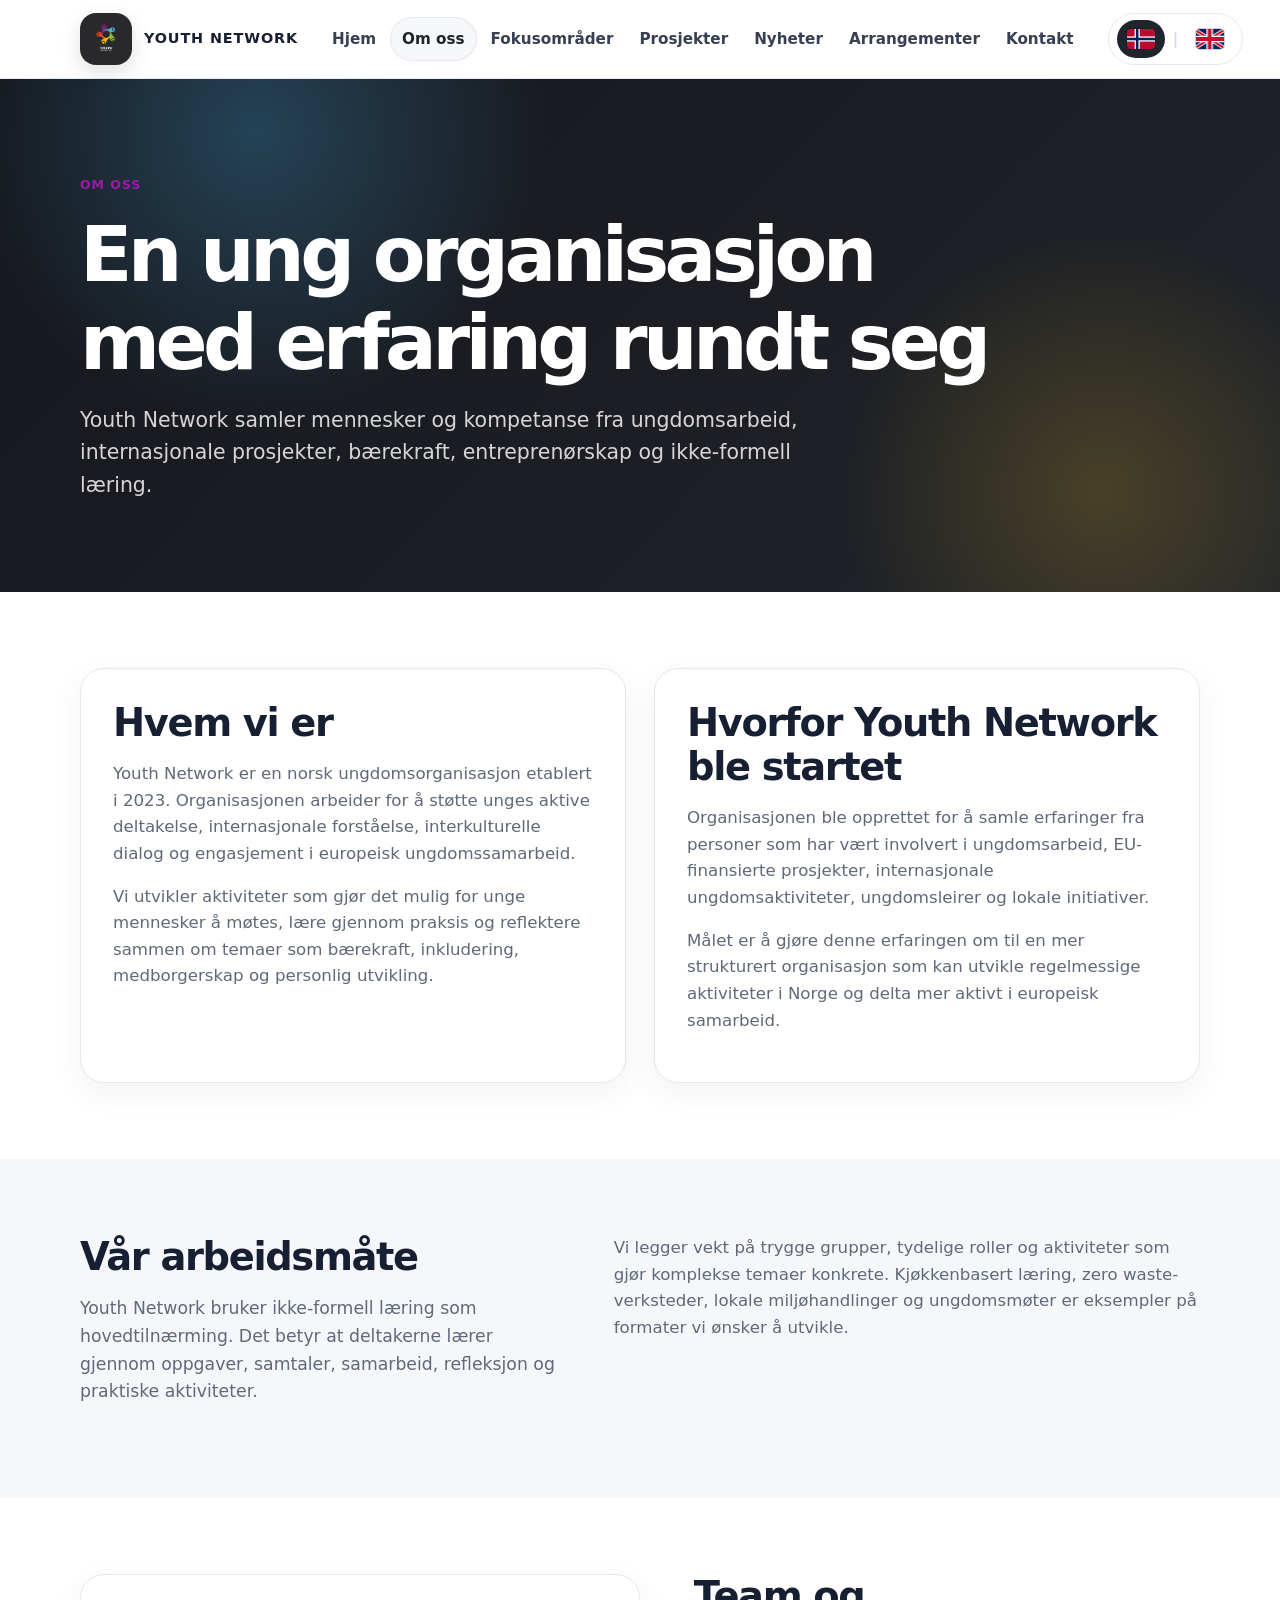
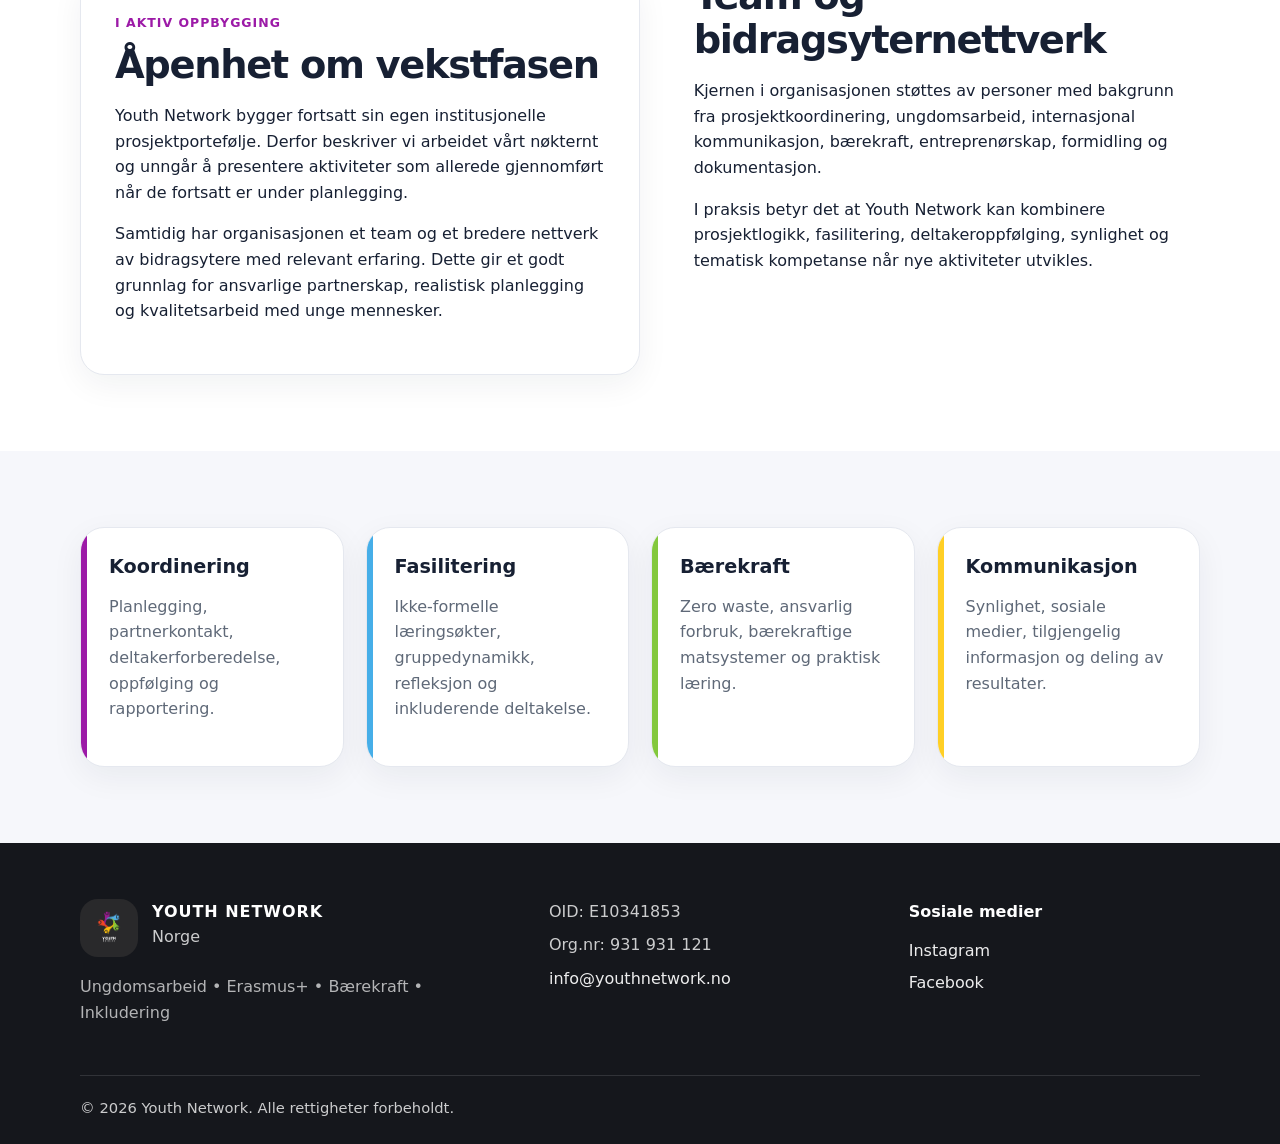
<file: om-oss/index.html>
<!DOCTYPE html>
<html lang="no">
<head>
  <meta charset="UTF-8">
  <meta name="viewport" content="width=device-width, initial-scale=1.0">
  <meta name="description" content="Youth Network er en norsk ungdomsorganisasjon for ungdomsarbeid, Erasmus+, bærekraft og inkludering.">
  <title>Om oss | Youth Network</title>
  <link rel="icon" href="../assets/img/logo.png">
  <link rel="stylesheet" href="../assets/css/style.css">
</head>
<body data-title-key="meta.aboutTitle">
  
<header class="site-header">
  <a class="skip-link" href="#main" data-i18n="skip.content">Hopp til innhold</a>
  <div class="container header-inner">
    <a class="brand" href="../" aria-label="Youth Network home">
      <img src="../assets/img/logo.png" alt="Youth Network logo" class="brand-logo">
      <span class="brand-text" data-i18n="site.name">Youth Network</span>
    </a>
    <button class="nav-toggle" type="button" aria-expanded="false" aria-controls="site-nav">
      <span class="nav-toggle-bars" aria-hidden="true"></span>
      <span data-i18n="nav.menu">Meny</span>
    </button>
    <nav id="site-nav" class="site-nav" aria-label="Main navigation">
      <a class="nav-link" href="../" data-i18n="nav.home">Hjem</a><a class="nav-link active" href="../om-oss/" data-i18n="nav.about" aria-current="page">Om oss</a><a class="nav-link" href="../fokusomrader/" data-i18n="nav.focus">Fokusområder</a><a class="nav-link" href="../prosjekter/" data-i18n="nav.projects">Prosjekter</a><a class="nav-link" href="../nyheter/" data-i18n="nav.news">Nyheter</a><a class="nav-link" href="../arrangementer/" data-i18n="nav.events">Arrangementer</a><a class="nav-link" href="../kontakt/" data-i18n="nav.contact">Kontakt</a>
    </nav>
<div class="language-switch" aria-label="Language switch">
  <button type="button" class="lang-btn active" onclick="setLanguage('no')">NO</button>
  <span class="lang-divider">|</span>
  <button type="button" class="lang-btn" onclick="setLanguage('en')">EN</button>
</div>
  </div>
</header>
  <main id="main">
    
<section class="page-hero">
  <div class="container page-hero-inner">
    <p class="kicker" data-i18n="about.hero.kicker">Om oss</p>
    <h1 data-i18n="about.hero.title">En ung organisasjon med erfaring rundt seg</h1>
    <p class="lead" data-i18n="about.hero.text">Youth Network samler mennesker og kompetanse fra ungdomsarbeid, internasjonale prosjekter, bærekraft, entreprenørskap og ikke-formell læring.</p>
  </div>
</section>
<section class="section">
  <div class="container content-grid">
    <article class="text-block">
      <h2 data-i18n="about.who.title">Hvem vi er</h2>
      <p data-i18n="about.who.text1">Youth Network er en norsk ungdomsorganisasjon etablert i 2023. Organisasjonen arbeider for å støtte unges aktive deltakelse, internasjonale forståelse, interkulturelle dialog og engasjement i europeisk ungdomssamarbeid.</p>
      <p data-i18n="about.who.text2">Vi utvikler aktiviteter som gjør det mulig for unge mennesker å møtes, lære gjennom praksis og reflektere sammen om temaer som bærekraft, inkludering, medborgerskap og personlig utvikling.</p>
    </article>
    <article class="text-block">
      <h2 data-i18n="about.why.title">Hvorfor Youth Network ble startet</h2>
      <p data-i18n="about.why.text1">Organisasjonen ble opprettet for å samle erfaringer fra personer som har vært involvert i ungdomsarbeid, EU-finansierte prosjekter, internasjonale ungdomsaktiviteter, ungdomsleirer og lokale initiativer.</p>
      <p data-i18n="about.why.text2">Målet er å gjøre denne erfaringen om til en mer strukturert organisasjon som kan utvikle regelmessige aktiviteter i Norge og delta mer aktivt i europeisk samarbeid.</p>
    </article>
  </div>
</section>
<section class="section section-soft">
  <div class="container split">
    <div>
      <h2 data-i18n="about.approach.title">Vår arbeidsmåte</h2>
      <p class="lead small" data-i18n="about.approach.text1">Youth Network bruker ikke-formell læring som hovedtilnærming. Det betyr at deltakerne lærer gjennom oppgaver, samtaler, samarbeid, refleksjon og praktiske aktiviteter.</p>
    </div>
    <div class="prose">
      <p data-i18n="about.approach.text2">Vi legger vekt på trygge grupper, tydelige roller og aktiviteter som gjør komplekse temaer konkrete. Kjøkkenbasert læring, zero waste-verksteder, lokale miljøhandlinger og ungdomsmøter er eksempler på formater vi ønsker å utvikle.</p>
    </div>
  </div>
</section>
<section class="section">
  <div class="container split reverse">
    <div class="notice-card">
      <p class="kicker" data-i18n="common.growthBadge">I aktiv oppbygging</p>
      <h2 data-i18n="about.growth.title">Åpenhet om vekstfasen</h2>
      <p data-i18n="about.growth.text1">Youth Network bygger fortsatt sin egen institusjonelle prosjektportefølje. Derfor beskriver vi arbeidet vårt nøkternt og unngår å presentere aktiviteter som allerede gjennomført når de fortsatt er under planlegging.</p>
      <p data-i18n="about.growth.text2">Samtidig har organisasjonen et team og et bredere nettverk av bidragsytere med relevant erfaring. Dette gir et godt grunnlag for ansvarlige partnerskap, realistisk planlegging og kvalitetsarbeid med unge mennesker.</p>
    </div>
    <div>
      <h2 data-i18n="about.team.title">Team og bidragsyternettverk</h2>
      <p data-i18n="about.team.text1">Kjernen i organisasjonen støttes av personer med bakgrunn fra prosjektkoordinering, ungdomsarbeid, internasjonal kommunikasjon, bærekraft, entreprenørskap, formidling og dokumentasjon.</p>
      <p data-i18n="about.team.text2">I praksis betyr det at Youth Network kan kombinere prosjektlogikk, fasilitering, deltakeroppfølging, synlighet og tematisk kompetanse når nye aktiviteter utvikles.</p>
    </div>
  </div>
</section>
<section class="section section-soft">
  <div class="container">
    <div class="card-grid four">
      
<article class="card ">
  <h3 data-i18n="about.team.role1.title">Koordinering</h3>
  <p data-i18n="about.team.role1.text">Planlegging, partnerkontakt, deltakerforberedelse, oppfølging og rapportering.</p>
</article>
      
<article class="card ">
  <h3 data-i18n="about.team.role2.title">Fasilitering</h3>
  <p data-i18n="about.team.role2.text">Ikke-formelle læringsøkter, gruppedynamikk, refleksjon og inkluderende deltakelse.</p>
</article>
      
<article class="card ">
  <h3 data-i18n="about.team.role3.title">Bærekraft</h3>
  <p data-i18n="about.team.role3.text">Zero waste, ansvarlig forbruk, bærekraftige matsystemer og praktisk læring.</p>
</article>
      
<article class="card ">
  <h3 data-i18n="about.team.role4.title">Kommunikasjon</h3>
  <p data-i18n="about.team.role4.text">Synlighet, sosiale medier, tilgjengelig informasjon og deling av resultater.</p>
</article>
    </div>
  </div>
</section>

  </main>
  
<footer class="site-footer">
  <div class="container footer-grid">
    <div>
      <div class="footer-brand">
        <img src="../assets/img/logo.png" alt="Youth Network logo" class="footer-logo">
        <div>
          <strong data-i18n="site.name">Youth Network</strong>
          <p data-i18n="footer.location">Norge</p>
        </div>
      </div>
      <p class="footer-tagline" data-i18n="site.tagline">Ungdomsarbeid • Erasmus+ • Bærekraft • Inkludering</p>
    </div>
    <div class="footer-details">
      <p data-i18n="footer.oid">OID: E10341853</p>
      <p data-i18n="footer.orgno">Org.nr: 931 931 121</p>
      <p><a href="mailto:info@youthnetwork.no" data-i18n="footer.email">info@youthnetwork.no</a></p>
    </div>
<div class="footer-social">
  <p class="footer-heading" data-i18n="footer.social">Sosiale medier</p>

  <a 
    href="https://www.instagram.com/youthnetwork.no/" 
    target="_blank" 
    rel="noopener noreferrer" 
    aria-label="Youth Network Instagram"
    data-i18n="footer.instagram">
    Instagram
  </a>

  <a 
    href="https://www.facebook.com/p/Youth-Network-61571332735462/" 
    target="_blank" 
    rel="noopener noreferrer" 
    aria-label="Youth Network Facebook"
    data-i18n="footer.facebook">
    Facebook
  </a>
</div>
  </div>
  <div class="container footer-bottom">
    <p>© <span id="current-year">2026</span> <span data-i18n="site.name">Youth Network</span>. <span data-i18n="footer.rights">Alle rettigheter forbeholdt.</span></p>
  </div>
</footer>
<script src="../assets/js/language.js?v=30"></script>
<script src="//translate.google.com/translate_a/element.js?cb=googleTranslateElementInit"></script>
</body>
</html>
</file>
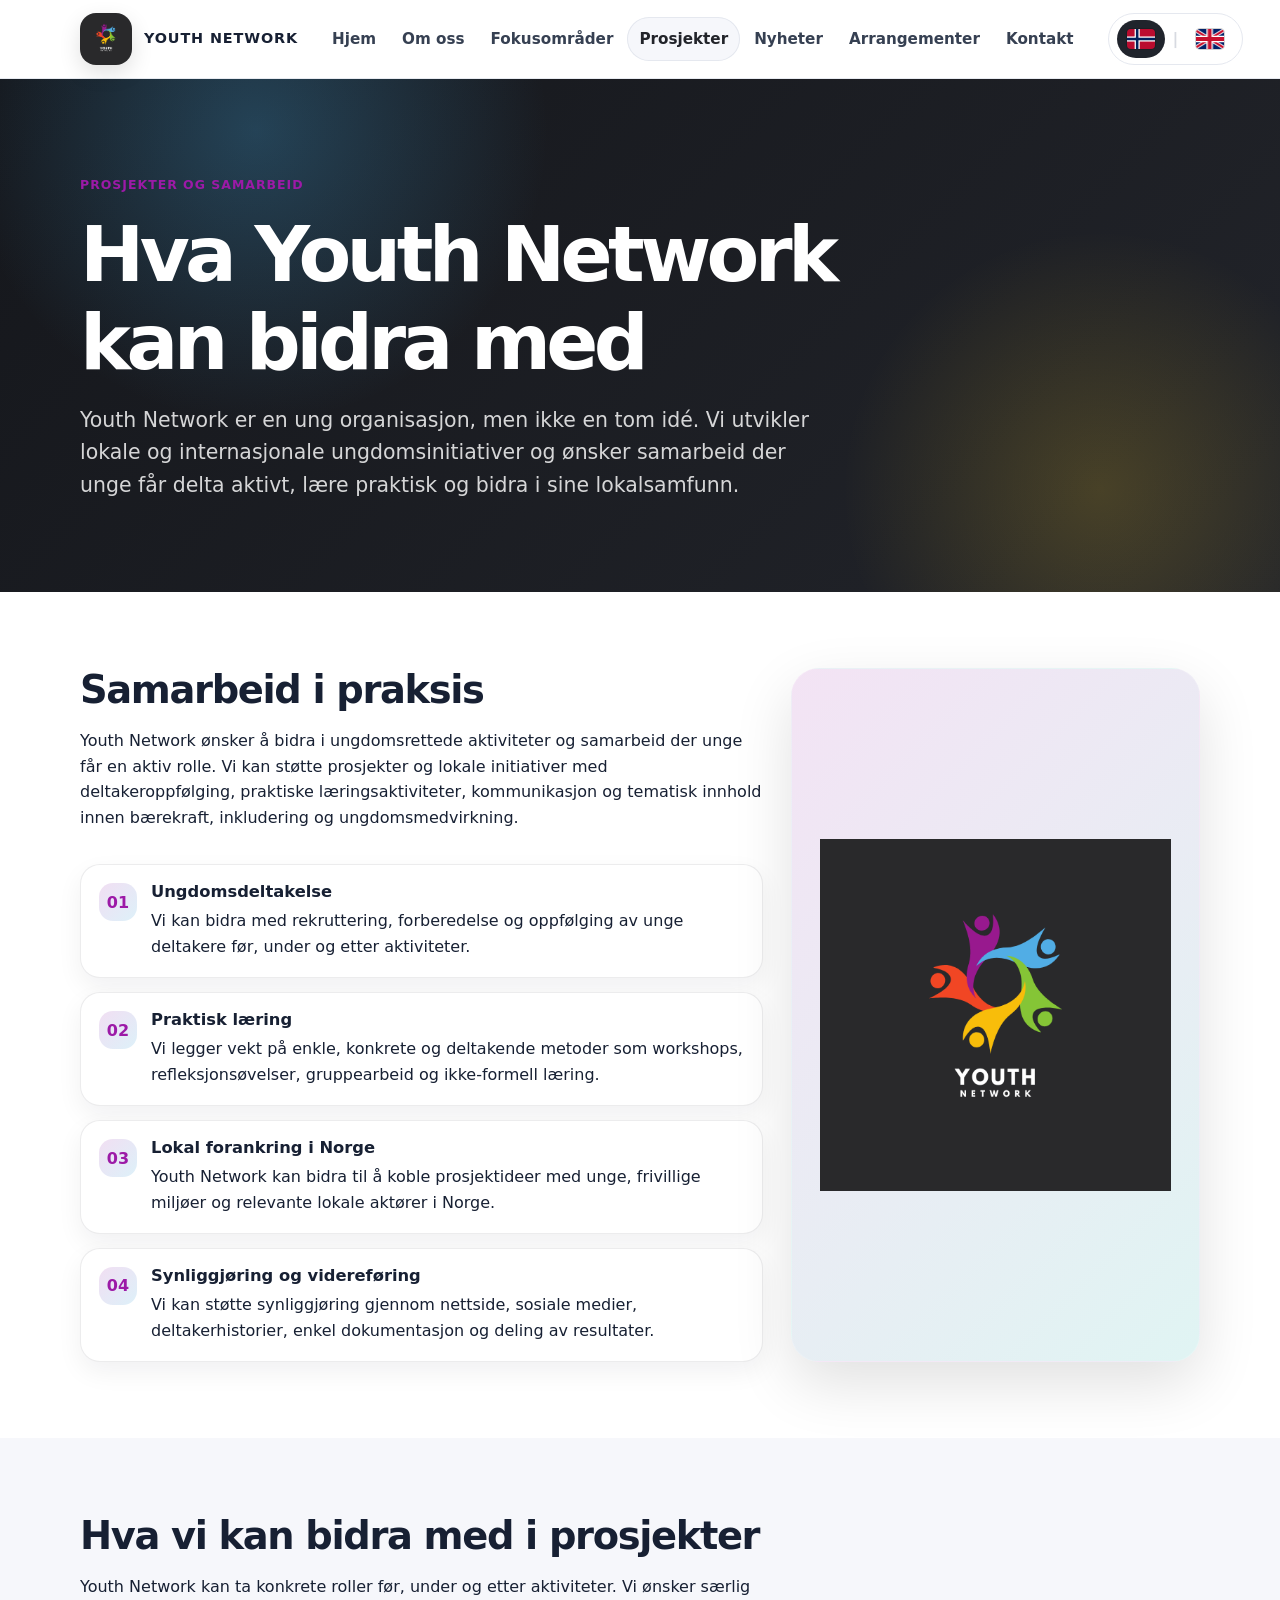
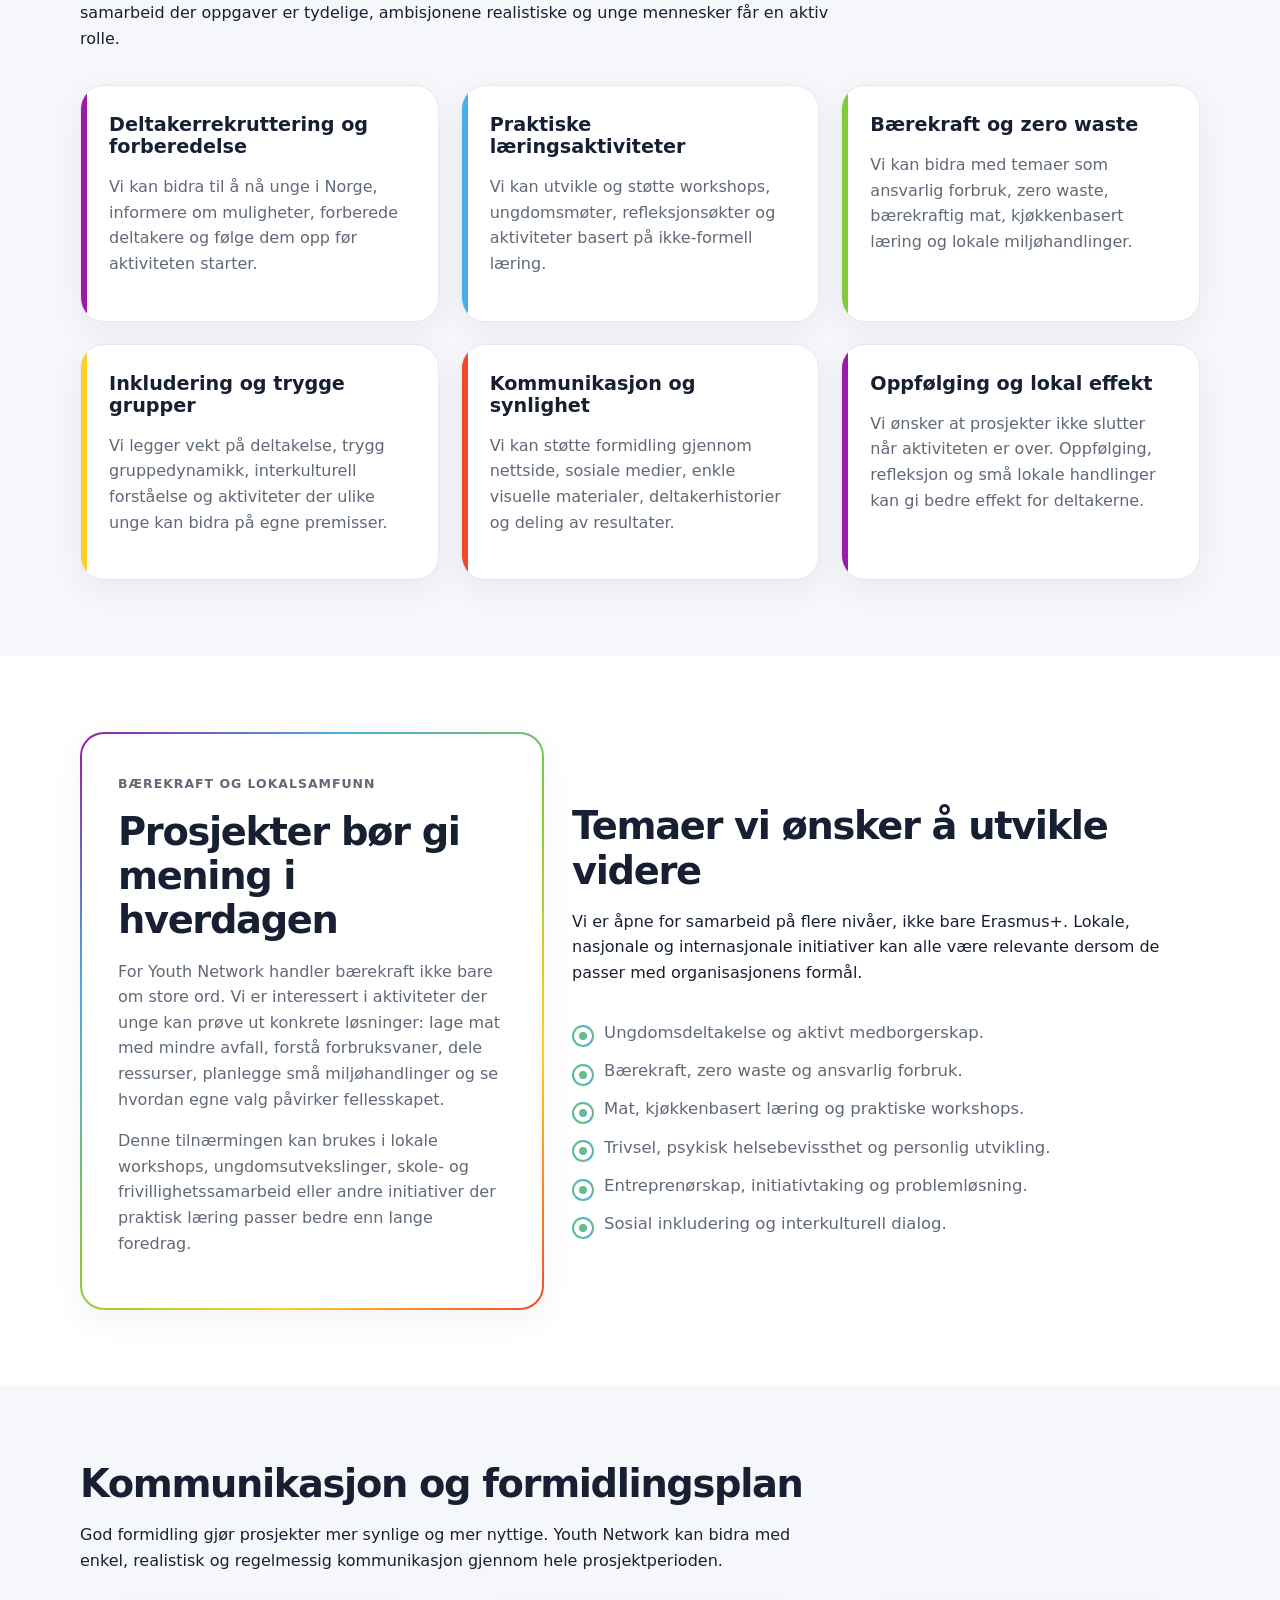
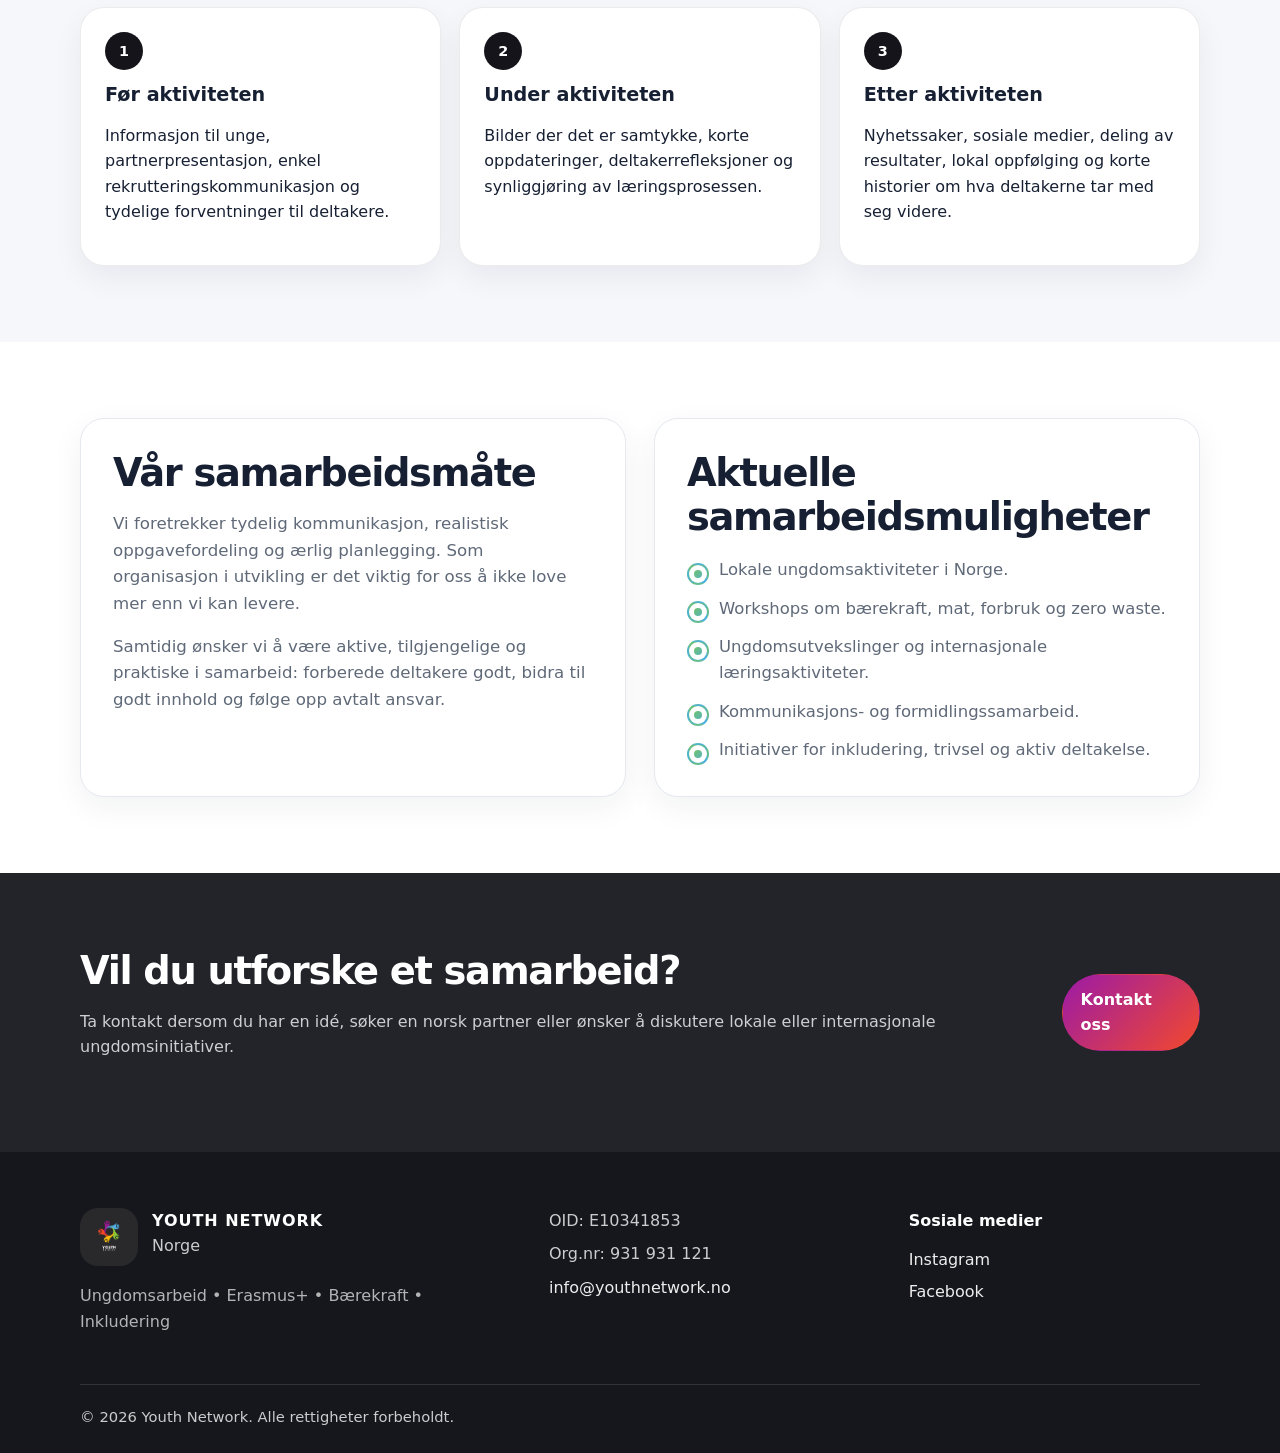
<file: prosjekter/index.html>
<!DOCTYPE html>
<html lang="no">
<head>
  <meta charset="UTF-8">
  <meta name="viewport" content="width=device-width, initial-scale=1.0">
  <meta name="description" content="Prosjekter og samarbeid: hva Youth Network kan bidra med i lokale, nasjonale og internasjonale ungdomsinitiativer.">
  <title>Prosjekter og samarbeid | Youth Network</title>
  <link rel="icon" href="../assets/img/logo.png">
  <link rel="stylesheet" href="../assets/css/style.css">

  <style>
    .project-spotlight {
      display: grid;
      grid-template-columns: minmax(0, 1.25fr) minmax(260px, .75fr);
      gap: 28px;
      align-items: stretch;
    }

    .project-visual-card {
      position: relative;
      overflow: hidden;
      border-radius: 28px;
      padding: 28px;
      min-height: 320px;
      background: radial-gradient(circle at 20% 15%, rgba(156, 26, 167, .26), transparent 34%),
                  radial-gradient(circle at 90% 30%, rgba(15, 154, 212, .24), transparent 32%),
                  radial-gradient(circle at 25% 90%, rgba(58, 174, 83, .22), transparent 36%),
                  #14141a;
      color: #fff;
      box-shadow: 0 18px 50px rgba(0, 0, 0, .16);
    }

    .project-visual-card img {
      width: 145px;
      height: 145px;
      object-fit: contain;
      display: block;
      margin-bottom: 24px;
      filter: drop-shadow(0 14px 22px rgba(0, 0, 0, .25));
    }

    .project-visual-card p {
      color: rgba(255, 255, 255, .82);
      max-width: 38rem;
    }

    .project-mini-tags {
      display: flex;
      flex-wrap: wrap;
      gap: 10px;
      margin-top: 22px;
    }

    .project-mini-tags span {
      display: inline-flex;
      align-items: center;
      border-radius: 999px;
      padding: 8px 12px;
      background: rgba(255, 255, 255, .12);
      border: 1px solid rgba(255, 255, 255, .18);
      font-size: .88rem;
      font-weight: 700;
    }

    .capacity-list {
      display: grid;
      gap: 14px;
      margin-top: 20px;
    }

    .capacity-item {
      display: grid;
      grid-template-columns: auto 1fr;
      gap: 14px;
      align-items: start;
      padding: 18px;
      border-radius: 20px;
      background: #fff;
      border: 1px solid rgba(20, 20, 26, .08);
      box-shadow: 0 10px 26px rgba(20, 20, 26, .06);
    }

    .capacity-icon {
      width: 38px;
      height: 38px;
      display: inline-grid;
      place-items: center;
      border-radius: 14px;
      background: linear-gradient(135deg, rgba(156, 26, 167, .14), rgba(15, 154, 212, .14));
      font-weight: 900;
      color: #9c1aa7;
    }

    .capacity-item h3 {
      margin: 0 0 6px;
      font-size: 1.02rem;
    }

    .capacity-item p {
      margin: 0;
    }

    .process-grid {
      display: grid;
      grid-template-columns: repeat(3, minmax(0, 1fr));
      gap: 18px;
      margin-top: 24px;
    }

    .process-card {
      position: relative;
      padding: 24px;
      border-radius: 24px;
      background: #fff;
      border: 1px solid rgba(20, 20, 26, .08);
      box-shadow: 0 12px 30px rgba(20, 20, 26, .06);
    }

    .process-card::before {
      content: attr(data-step);
      display: inline-flex;
      align-items: center;
      justify-content: center;
      width: 38px;
      height: 38px;
      border-radius: 999px;
      margin-bottom: 14px;
      background: #14141a;
      color: #fff;
      font-weight: 800;
      font-size: .9rem;
    }

    .cooperation-note {
      display: grid;
      grid-template-columns: minmax(0, .85fr) minmax(0, 1.15fr);
      gap: 28px;
      align-items: center;
    }

    .project-stat-line {
      display: grid;
      gap: 12px;
      margin-top: 22px;
    }

    .project-stat-line div {
      padding: 15px 18px;
      border-radius: 18px;
      background: rgba(255, 255, 255, .12);
      border: 1px solid rgba(255, 255, 255, .18);
    }

    @media (max-width: 860px) {
      .project-spotlight,
      .cooperation-note,
      .process-grid {
        grid-template-columns: 1fr;
      }

      .project-visual-card {
        min-height: auto;
      }
    }
  </style>
</head>
<body data-title-key="meta.projectsTitle">
  
<header class="site-header">
  <a class="skip-link" href="#main" data-i18n="skip.content">Hopp til innhold</a>
  <div class="container header-inner">
    <a class="brand" href="../" aria-label="Youth Network home">
      <img src="../assets/img/logo.png" alt="Youth Network logo" class="brand-logo">
      <span class="brand-text" data-i18n="site.name">Youth Network</span>
    </a>
    <button class="nav-toggle" type="button" aria-expanded="false" aria-controls="site-nav">
      <span class="nav-toggle-bars" aria-hidden="true"></span>
      <span data-i18n="nav.menu">Meny</span>
    </button>
    <nav id="site-nav" class="site-nav" aria-label="Main navigation">
      <a class="nav-link" href="../" data-i18n="nav.home">Hjem</a><a class="nav-link" href="../om-oss/" data-i18n="nav.about">Om oss</a><a class="nav-link" href="../fokusomrader/" data-i18n="nav.focus">Fokusområder</a><a class="nav-link active" href="../prosjekter/" data-i18n="nav.projects" aria-current="page">Prosjekter</a><a class="nav-link" href="../nyheter/" data-i18n="nav.news">Nyheter</a><a class="nav-link" href="../arrangementer/" data-i18n="nav.events">Arrangementer</a><a class="nav-link" href="../kontakt/" data-i18n="nav.contact">Kontakt</a>
    </nav>
<div class="language-switch" aria-label="Language switch">
  <button type="button" class="lang-btn active" onclick="setLanguage('no')">NO</button>
  <span class="lang-divider">|</span>
  <button type="button" class="lang-btn" onclick="setLanguage('en')">EN</button>
</div>
  </div>
</header>

  <main id="main">
    
<section class="page-hero">
  <div class="container page-hero-inner">
    <p class="kicker" data-i18n="projects.hero.kicker">Prosjekter og samarbeid</p>
    <h1 data-i18n="projects.hero.title">Hva Youth Network kan bidra med</h1>
    <p class="lead" data-i18n="projects.hero.text">Youth Network er en ung organisasjon, men ikke en tom idé. Vi utvikler lokale og internasjonale ungdomsinitiativer og ønsker samarbeid der unge får delta aktivt, lære praktisk og bidra i sine lokalsamfunn.</p>
  </div>
</section>

<section class="section">
  <div class="container project-spotlight">
    <div>
      <div class="section-heading left">
        <h2 data-i18n="projects.cooperation.title">Samarbeid i praksis</h2>
        <p data-i18n="projects.cooperation.text">
          Youth Network ønsker å bidra i ungdomsrettede aktiviteter og samarbeid der unge får en aktiv rolle. Vi kan støtte prosjekter og lokale initiativer med deltakeroppfølging, praktiske læringsaktiviteter, kommunikasjon og tematisk innhold innen bærekraft, inkludering og ungdomsmedvirkning.
        </p>
      </div>

      <div class="capacity-list">
        <article class="capacity-item">
          <span class="capacity-icon" aria-hidden="true">01</span>
          <div>
            <h3 data-i18n="projects.cooperation.card1.title">Ungdomsdeltakelse</h3>
            <p data-i18n="projects.cooperation.card1.text">
              Vi kan bidra med rekruttering, forberedelse og oppfølging av unge deltakere før, under og etter aktiviteter.
            </p>
          </div>
        </article>

        <article class="capacity-item">
          <span class="capacity-icon" aria-hidden="true">02</span>
          <div>
            <h3 data-i18n="projects.cooperation.card2.title">Praktisk læring</h3>
            <p data-i18n="projects.cooperation.card2.text">
              Vi legger vekt på enkle, konkrete og deltakende metoder som workshops, refleksjonsøvelser, gruppearbeid og ikke-formell læring.
            </p>
          </div>
        </article>

        <article class="capacity-item">
          <span class="capacity-icon" aria-hidden="true">03</span>
          <div>
            <h3 data-i18n="projects.cooperation.card3.title">Lokal forankring i Norge</h3>
            <p data-i18n="projects.cooperation.card3.text">
              Youth Network kan bidra til å koble prosjektideer med unge, frivillige miljøer og relevante lokale aktører i Norge.
            </p>
          </div>
        </article>

        <article class="capacity-item">
          <span class="capacity-icon" aria-hidden="true">04</span>
          <div>
            <h3 data-i18n="projects.cooperation.card4.title">Synliggjøring og videreføring</h3>
            <p data-i18n="projects.cooperation.card4.text">
              Vi kan støtte synliggjøring gjennom nettside, sosiale medier, deltakerhistorier, enkel dokumentasjon og deling av resultater.
            </p>
          </div>
        </article>
      </div>
    </div>

    <aside class="project-photo-card" aria-label="Youth Network visual placeholder">
      <img src="../assets/img/logo.png" alt="Youth Network logo">
    </aside>
  </div>
</section>

<section class="section section-soft">
  <div class="container">
    <div class="section-heading left">
      <h2 data-i18n="projects.contribute.title">Hva vi kan bidra med i prosjekter</h2>
      <p data-i18n="projects.contribute.text">Youth Network kan ta konkrete roller før, under og etter aktiviteter. Vi ønsker særlig samarbeid der oppgaver er tydelige, ambisjonene realistiske og unge mennesker får en aktiv rolle.</p>
    </div>

    <div class="card-grid three">
      <article class="card">
        <h3 data-i18n="projects.contribute.card1.title">Deltakerrekruttering og forberedelse</h3>
        <p data-i18n="projects.contribute.card1.text">Vi kan bidra til å nå unge i Norge, informere om muligheter, forberede deltakere og følge dem opp før aktiviteten starter.</p>
      </article>

      <article class="card">
        <h3 data-i18n="projects.contribute.card2.title">Praktiske læringsaktiviteter</h3>
        <p data-i18n="projects.contribute.card2.text">Vi kan utvikle og støtte workshops, ungdomsmøter, refleksjonsøkter og aktiviteter basert på ikke-formell læring.</p>
      </article>

      <article class="card">
        <h3 data-i18n="projects.contribute.card3.title">Bærekraft og zero waste</h3>
        <p data-i18n="projects.contribute.card3.text">Vi kan bidra med temaer som ansvarlig forbruk, zero waste, bærekraftig mat, kjøkkenbasert læring og lokale miljøhandlinger.</p>
      </article>

      <article class="card">
        <h3 data-i18n="projects.contribute.card4.title">Inkludering og trygge grupper</h3>
        <p data-i18n="projects.contribute.card4.text">Vi legger vekt på deltakelse, trygg gruppedynamikk, interkulturell forståelse og aktiviteter der ulike unge kan bidra på egne premisser.</p>
      </article>

      <article class="card">
        <h3 data-i18n="projects.contribute.card5.title">Kommunikasjon og synlighet</h3>
        <p data-i18n="projects.contribute.card5.text">Vi kan støtte formidling gjennom nettside, sosiale medier, enkle visuelle materialer, deltakerhistorier og deling av resultater.</p>
      </article>

      <article class="card">
        <h3 data-i18n="projects.contribute.card6.title">Oppfølging og lokal effekt</h3>
        <p data-i18n="projects.contribute.card6.text">Vi ønsker at prosjekter ikke slutter når aktiviteten er over. Oppfølging, refleksjon og små lokale handlinger kan gi bedre effekt for deltakerne.</p>
      </article>
    </div>
  </div>
</section>

<section class="section">
  <div class="container cooperation-note">
    <article class="accent-panel">
      <p class="kicker" data-i18n="projects.impact.kicker">Bærekraft og lokalsamfunn</p>
      <h2 data-i18n="projects.impact.title">Prosjekter bør gi mening i hverdagen</h2>
      <p data-i18n="projects.impact.text1">For Youth Network handler bærekraft ikke bare om store ord. Vi er interessert i aktiviteter der unge kan prøve ut konkrete løsninger: lage mat med mindre avfall, forstå forbruksvaner, dele ressurser, planlegge små miljøhandlinger og se hvordan egne valg påvirker fellesskapet.</p>
      <p data-i18n="projects.impact.text2">Denne tilnærmingen kan brukes i lokale workshops, ungdomsutvekslinger, skole- og frivillighetssamarbeid eller andre initiativer der praktisk læring passer bedre enn lange foredrag.</p>
    </article>

    <div>
      <div class="section-heading left">
        <h2 data-i18n="projects.themes.title">Temaer vi ønsker å utvikle videre</h2>
        <p data-i18n="projects.themes.text">Vi er åpne for samarbeid på flere nivåer, ikke bare Erasmus+. Lokale, nasjonale og internasjonale initiativer kan alle være relevante dersom de passer med organisasjonens formål.</p>
      </div>
      <ul class="check-list">
        <li data-i18n="projects.themes.item1">Ungdomsdeltakelse og aktivt medborgerskap.</li>
        <li data-i18n="projects.themes.item2">Bærekraft, zero waste og ansvarlig forbruk.</li>
        <li data-i18n="projects.themes.item3">Mat, kjøkkenbasert læring og praktiske workshops.</li>
        <li data-i18n="projects.themes.item4">Trivsel, psykisk helsebevissthet og personlig utvikling.</li>
        <li data-i18n="projects.themes.item5">Entreprenørskap, initiativtaking og problemløsning.</li>
        <li data-i18n="projects.themes.item6">Sosial inkludering og interkulturell dialog.</li>
      </ul>
    </div>
  </div>
</section>

<section class="section section-soft">
  <div class="container">
    <div class="section-heading left">
      <h2 data-i18n="projects.dissemination.title">Kommunikasjon og formidlingsplan</h2>
      <p data-i18n="projects.dissemination.text">God formidling gjør prosjekter mer synlige og mer nyttige. Youth Network kan bidra med enkel, realistisk og regelmessig kommunikasjon gjennom hele prosjektperioden.</p>
    </div>

    <div class="process-grid">
      <article class="process-card" data-step="1">
        <h3 data-i18n="projects.dissemination.card1.title">Før aktiviteten</h3>
        <p data-i18n="projects.dissemination.card1.text">Informasjon til unge, partnerpresentasjon, enkel rekrutteringskommunikasjon og tydelige forventninger til deltakere.</p>
      </article>

      <article class="process-card" data-step="2">
        <h3 data-i18n="projects.dissemination.card2.title">Under aktiviteten</h3>
        <p data-i18n="projects.dissemination.card2.text">Bilder der det er samtykke, korte oppdateringer, deltakerrefleksjoner og synliggjøring av læringsprosessen.</p>
      </article>

      <article class="process-card" data-step="3">
        <h3 data-i18n="projects.dissemination.card3.title">Etter aktiviteten</h3>
        <p data-i18n="projects.dissemination.card3.text">Nyhetssaker, sosiale medier, deling av resultater, lokal oppfølging og korte historier om hva deltakerne tar med seg videre.</p>
      </article>
    </div>
  </div>
</section>

<section class="section">
  <div class="container project-columns">
    <article class="project-panel">
      <h2 data-i18n="projects.approach.title">Vår samarbeidsmåte</h2>
      <p data-i18n="projects.approach.text1">Vi foretrekker tydelig kommunikasjon, realistisk oppgavefordeling og ærlig planlegging. Som organisasjon i utvikling er det viktig for oss å ikke love mer enn vi kan levere.</p>
      <p data-i18n="projects.approach.text2">Samtidig ønsker vi å være aktive, tilgjengelige og praktiske i samarbeid: forberede deltakere godt, bidra til godt innhold og følge opp avtalt ansvar.</p>
    </article>

    <article class="project-panel">
      <h2 data-i18n="projects.opportunities.title">Aktuelle samarbeidsmuligheter</h2>
      <ul class="check-list">
        <li data-i18n="projects.opportunities.item1">Lokale ungdomsaktiviteter i Norge.</li>
        <li data-i18n="projects.opportunities.item2">Workshops om bærekraft, mat, forbruk og zero waste.</li>
        <li data-i18n="projects.opportunities.item3">Ungdomsutvekslinger og internasjonale læringsaktiviteter.</li>
        <li data-i18n="projects.opportunities.item4">Kommunikasjons- og formidlingssamarbeid.</li>
        <li data-i18n="projects.opportunities.item5">Initiativer for inkludering, trivsel og aktiv deltakelse.</li>
      </ul>
    </article>
  </div>
</section>

<section class="section cta-band">
  <div class="container cta-inner">
    <div>
      <h2 data-i18n="projects.contactCta.title">Vil du utforske et samarbeid?</h2>
      <p data-i18n="projects.contactCta.text">Ta kontakt dersom du har en idé, søker en norsk partner eller ønsker å diskutere lokale eller internasjonale ungdomsinitiativer.</p>
    </div>
    <a class="btn btn-primary" href="../kontakt/" data-i18n="cta.contact">Kontakt oss</a>
  </div>
</section>

  </main>
  
<footer class="site-footer">
  <div class="container footer-grid">
    <div>
      <div class="footer-brand">
        <img src="../assets/img/logo.png" alt="Youth Network logo" class="footer-logo">
        <div>
          <strong data-i18n="site.name">Youth Network</strong>
          <p data-i18n="footer.location">Norge</p>
        </div>
      </div>
      <p class="footer-tagline" data-i18n="site.tagline">Ungdomsarbeid • Erasmus+ • Bærekraft • Inkludering</p>
    </div>
    <div class="footer-details">
      <p data-i18n="footer.oid">OID: E10341853</p>
      <p data-i18n="footer.orgno">Org.nr: 931 931 121</p>
      <p><a href="mailto:info@youthnetwork.no" data-i18n="footer.email">info@youthnetwork.no</a></p>
    </div>
<div class="footer-social">
  <p class="footer-heading" data-i18n="footer.social">Sosiale medier</p>

  <a 
    href="https://www.instagram.com/youthnetwork.no/" 
    target="_blank" 
    rel="noopener noreferrer" 
    aria-label="Youth Network Instagram"
    data-i18n="footer.instagram">
    Instagram
  </a>

  <a 
    href="https://www.facebook.com/p/Youth-Network-61571332735462/" 
    target="_blank" 
    rel="noopener noreferrer" 
    aria-label="Youth Network Facebook"
    data-i18n="footer.facebook">
    Facebook
  </a>
</div>
  </div>
  <div class="container footer-bottom">
    <p>© <span id="current-year">2026</span> <span data-i18n="site.name">Youth Network</span>. <span data-i18n="footer.rights">Alle rettigheter forbeholdt.</span></p>
  </div>
</footer>
<script src="../assets/js/language.js?v=30"></script>
<script src="//translate.google.com/translate_a/element.js?cb=googleTranslateElementInit"></script>
</body>
</html>
</file>
<file: assets/css/style.css>
:root {
  --charcoal: #22242a;
  --charcoal-2: #15171c;
  --ink: #172033;
  --muted: #5f6978;
  --line: #e5e8ef;
  --surface: #ffffff;
  --soft: #f6f7fb;
  --purple: #9c1aa7;
  --blue: #46aee8;
  --green: #83c83d;
  --yellow: #ffcf25;
  --orange: #f2492c;
  --radius: 24px;
  --shadow: 0 18px 45px rgba(21, 23, 28, 0.12);
}

* { box-sizing: border-box; }
html { scroll-behavior: smooth; }
body {
  margin: 0;
  font-family: system-ui, -apple-system, BlinkMacSystemFont, "Segoe UI", sans-serif;
  color: var(--ink);
  background: var(--surface);
  line-height: 1.6;
}
img { max-width: 100%; display: block; }
a { color: inherit; text-decoration: none; }
p { margin: 0 0 1rem; }
h1, h2, h3 { line-height: 1.15; margin: 0 0 1rem; color: var(--ink); }
h1 { font-size: clamp(2.3rem, 6vw, 5rem); letter-spacing: -0.06em; }
h2 { font-size: clamp(1.7rem, 3vw, 2.6rem); letter-spacing: -0.035em; }
h3 { font-size: 1.2rem; }
.container { width: min(1120px, calc(100% - 40px)); margin: 0 auto; }
.skip-link {
  position: absolute;
  left: 16px;
  top: -48px;
  background: var(--charcoal);
  color: #fff;
  padding: 10px 14px;
  border-radius: 10px;
  z-index: 1000;
}
.skip-link:focus { top: 12px; }

.site-header {
  position: sticky;
  top: 0;
  z-index: 100;
  background: rgba(255,255,255,0.94);
  backdrop-filter: blur(16px);
  border-bottom: 1px solid rgba(229,232,239,0.9);
}
.header-inner {
  min-height: 78px;
  display: flex;
  align-items: center;
  gap: 22px;
}
.brand { display: inline-flex; align-items: center; gap: 12px; flex: 0 0 auto; }
.brand-logo { width: 52px; height: 52px; border-radius: 16px; object-fit: cover; box-shadow: 0 8px 22px rgba(0,0,0,.12); }
.brand-text { font-weight: 800; letter-spacing: 0.06em; text-transform: uppercase; font-size: 0.98rem; }
.site-nav { margin-left: auto; display: flex; align-items: center; gap: 4px; }
.nav-link {
  padding: 10px 12px;
  border-radius: 999px;
  color: #364052;
  font-weight: 650;
  font-size: 0.95rem;
}
.nav-link:hover, .nav-link.active { background: var(--soft); color: var(--charcoal); }
.nav-link.active { box-shadow: inset 0 0 0 1px var(--line); }
.language-switch {
  display: inline-flex;
  align-items: center;
  gap: 6px;
  padding: 6px 8px;
  border: 1px solid var(--line);
  border-radius: 999px;
  background: #fff;
}
.lang-btn {
  border: 0;
  background: transparent;
  cursor: pointer;
  font-weight: 800;
  color: var(--muted);
  padding: 5px 6px;
  border-radius: 999px;
}
.lang-btn.active { color: #fff; background: var(--charcoal); }
.lang-divider { color: #a8afbd; font-weight: 700; }
.nav-toggle {
  display: none;
  margin-left: auto;
  border: 1px solid var(--line);
  background: #fff;
  border-radius: 999px;
  padding: 9px 12px;
  font-weight: 700;
  gap: 8px;
  align-items: center;
}
.nav-toggle-bars,
.nav-toggle-bars::before,
.nav-toggle-bars::after {
  display: block;
  width: 18px;
  height: 2px;
  background: var(--charcoal);
  border-radius: 2px;
  content: "";
}
.nav-toggle-bars::before { transform: translateY(-6px); }
.nav-toggle-bars::after { transform: translateY(4px); }

.hero {
  background:
    radial-gradient(circle at 15% 20%, rgba(156,26,167,.45), transparent 26%),
    radial-gradient(circle at 82% 20%, rgba(70,174,232,.35), transparent 24%),
    radial-gradient(circle at 75% 85%, rgba(131,200,61,.25), transparent 28%),
    linear-gradient(135deg, var(--charcoal-2), var(--charcoal));
  color: #fff;
  overflow: hidden;
}
.hero h1, .hero h2 { color: #fff; }
.hero .lead { color: rgba(255,255,255,.84); }
.hero-grid { min-height: 680px; display: grid; grid-template-columns: 1.15fr .85fr; gap: 48px; align-items: center; padding: 84px 0; }
.kicker {
  display: inline-flex;
  margin: 0 0 16px;
  color: var(--purple);
  font-weight: 850;
  letter-spacing: 0.08em;
  text-transform: uppercase;
  font-size: 0.78rem;
}
.hero .kicker { color: var(--yellow); }
.hero-slogan { font-size: clamp(1.25rem, 2.3vw, 2rem); max-width: 800px; margin-bottom: 1rem; font-weight: 650; }
.lead { font-size: clamp(1.08rem, 1.6vw, 1.28rem); color: var(--muted); max-width: 760px; }
.lead.small { font-size: 1.08rem; }
.hero-actions, .cta-actions { display: flex; flex-wrap: wrap; gap: 12px; margin-top: 28px; }
.btn {
  display: inline-flex;
  align-items: center;
  justify-content: center;
  min-height: 46px;
  padding: 12px 18px;
  border-radius: 999px;
  font-weight: 800;
  border: 1px solid transparent;
  transition: transform .18s ease, box-shadow .18s ease, background .18s ease;
}
.btn:hover { transform: translateY(-2px); box-shadow: 0 12px 28px rgba(0,0,0,.14); }
.btn-primary { background: linear-gradient(135deg, var(--purple), var(--orange)); color: #fff; }
.btn-secondary { background: #fff; color: var(--charcoal); border-color: rgba(255,255,255,.25); }
.btn-light { background: transparent; color: #fff; border-color: rgba(255,255,255,.35); }
.cta-band .btn-secondary { border-color: var(--line); }
.hero-logo-card {
  justify-self: center;
  width: min(410px, 100%);
  padding: 28px;
  border-radius: 34px;
  background: rgba(255,255,255,.09);
  border: 1px solid rgba(255,255,255,.16);
  box-shadow: 0 28px 90px rgba(0,0,0,.28);
}
.hero-logo-card img { border-radius: 26px; width: 100%; }
.color-dots { display: flex; justify-content: center; gap: 10px; margin-top: 20px; }
.color-dots span { width: 12px; height: 12px; border-radius: 999px; display: block; }
.color-dots span:nth-child(1) { background: var(--purple); }
.color-dots span:nth-child(2) { background: var(--blue); }
.color-dots span:nth-child(3) { background: var(--green); }
.color-dots span:nth-child(4) { background: var(--yellow); }
.color-dots span:nth-child(5) { background: var(--orange); }

.page-hero {
  color: #fff;
  background:
    radial-gradient(circle at 20% 10%, rgba(70,174,232,.28), transparent 26%),
    radial-gradient(circle at 86% 80%, rgba(255,207,37,.18), transparent 22%),
    linear-gradient(135deg, var(--charcoal-2), var(--charcoal));
}
.page-hero h1 { color: #fff; max-width: 920px; }
.page-hero .lead { color: rgba(255,255,255,.82); }
.page-hero-inner { padding: 92px 0 74px; }

.section { padding: 76px 0; }
.section-soft { background: var(--soft); }
.section-heading { text-align: center; max-width: 760px; margin: 0 auto 34px; }
.section-heading.left { text-align: left; margin-left: 0; }
.split { display: grid; grid-template-columns: .9fr 1.1fr; gap: 54px; align-items: start; }
.split.reverse { grid-template-columns: 1.05fr .95fr; }
.prose p, .text-block p, .project-panel p, .contact-card p, .method-box p { color: var(--muted); font-size: 1.04rem; }
.content-grid { display: grid; grid-template-columns: repeat(2, minmax(0, 1fr)); gap: 28px; }
.text-block, .card, .notice-card, .project-panel, .contact-card, .method-box, .news-card, .event-card, .accent-panel, .social-box {
  background: #fff;
  border: 1px solid var(--line);
  border-radius: var(--radius);
  box-shadow: 0 10px 32px rgba(23,32,51,.06);
}
.text-block { padding: 32px; }
.card { padding: 28px; position: relative; overflow: hidden; }
.card::before, .news-card::before, .event-card::before {
  content: "";
  position: absolute;
  inset: 0 auto 0 0;
  width: 6px;
  background: var(--purple);
}
.card:nth-child(5n+2)::before, .news-card:nth-child(5n+2)::before, .event-card:nth-child(5n+2)::before { background: var(--blue); }
.card:nth-child(5n+3)::before, .news-card:nth-child(5n+3)::before, .event-card:nth-child(5n+3)::before { background: var(--green); }
.card:nth-child(5n+4)::before { background: var(--yellow); }
.card:nth-child(5n+5)::before { background: var(--orange); }
.card p { color: var(--muted); }
.card-grid { display: grid; gap: 22px; }
.card-grid.three { grid-template-columns: repeat(3, minmax(0, 1fr)); }
.card-grid.four { grid-template-columns: repeat(4, minmax(0, 1fr)); }
.focus-grid .card { min-height: auto; }
.focus-grid .card h3 { word-break: break-word; hyphens: auto; line-height: 1.3; }
.accent-panel {
  padding: 36px;
  background:
    linear-gradient(#fff,#fff) padding-box,
    linear-gradient(135deg, var(--purple), var(--blue), var(--green), var(--yellow), var(--orange)) border-box;
  border: 2px solid transparent;
}
.accent-panel.wide { max-width: 920px; }
.accent-panel p { color: var(--muted); }
.notice-card { padding: 34px; }
.notice-card.slim { max-width: 820px; }
.notice-card .kicker { margin-bottom: 10px; }
.mini-list { display: flex; flex-wrap: wrap; gap: 12px; align-content: start; }
.chip {
  display: inline-flex;
  align-items: center;
  min-height: 42px;
  padding: 10px 14px;
  border-radius: 999px;
  background: var(--soft);
  border: 1px solid var(--line);
  font-weight: 750;
}
.chip:nth-child(5n+1) { border-color: rgba(156,26,167,.28); color: var(--purple); }
.chip:nth-child(5n+2) { border-color: rgba(70,174,232,.36); color: #147bad; }
.chip:nth-child(5n+3) { border-color: rgba(131,200,61,.36); color: #4a831c; }
.chip:nth-child(5n+4) { border-color: rgba(255,207,37,.56); color: #9a7100; }
.chip:nth-child(5n+5) { border-color: rgba(242,73,44,.34); color: #b6331e; }
.method-box { padding: 36px; max-width: 900px; }
.check-list { list-style: none; padding: 0; margin: 18px 0 0; display: grid; gap: 12px; }
.check-list li { padding-left: 32px; position: relative; color: var(--muted); font-size: 1.03rem; }
.check-list li::before {
  content: "";
  position: absolute;
  left: 0;
  top: .35rem;
  width: 18px;
  height: 18px;
  border-radius: 50%;
  background: linear-gradient(135deg, var(--green), var(--blue));
  box-shadow: inset 0 0 0 5px #fff;
  border: 2px solid rgba(70,174,232,.3);
}
.project-columns { display: grid; grid-template-columns: repeat(2, minmax(0, 1fr)); gap: 28px; }
.project-panel { padding: 32px; }
.news-grid { display: grid; grid-template-columns: repeat(3, minmax(0, 1fr)); gap: 24px; }
.news-card { padding: 30px; position: relative; min-height: 260px; }
.card-meta { color: var(--purple); font-weight: 850; text-transform: uppercase; letter-spacing: .08em; font-size: .78rem; }
.events-list { display: grid; gap: 22px; }
.event-card { position: relative; display: grid; grid-template-columns: 170px 1fr; gap: 24px; padding: 28px; align-items: start; }
.event-date { display: inline-flex; align-items: center; justify-content: center; min-height: 74px; padding: 12px; border-radius: 18px; background: var(--charcoal); color: #fff; font-weight: 850; text-align: center; }
.event-location { color: var(--purple); font-weight: 750; }
.cta-band { background: var(--charcoal); color: #fff; }
.cta-band h2 { color: #fff; }
.cta-band p { color: rgba(255,255,255,.78); }
.cta-inner { display: flex; align-items: center; justify-content: space-between; gap: 28px; }
.cta-inner .btn-secondary { background: #fff; color: var(--charcoal); }
.contact-grid { display: grid; grid-template-columns: 1.2fr .8fr; gap: 28px; align-items: start; }
.contact-card, .social-box { padding: 32px; }
.contact-card.highlight { background: var(--charcoal); color: #fff; }
.contact-card.highlight h2 { color: #fff; }
.contact-card.highlight p { color: rgba(255,255,255,.78); }
.info-list { margin: 0; display: grid; gap: 14px; }
.info-row { display: grid; grid-template-columns: 180px 1fr; gap: 18px; padding-bottom: 14px; border-bottom: 1px solid var(--line); }
.info-row:last-child { border-bottom: 0; }
dt { color: var(--muted); font-weight: 760; }
dd { margin: 0; font-weight: 760; overflow-wrap: anywhere; }
dd a { color: #146ea0; }
.social-links-large { display: flex; flex-wrap: wrap; gap: 12px; margin-top: 18px; }
.social-links-large a { padding: 10px 14px; border: 1px solid var(--line); border-radius: 999px; font-weight: 750; background: #fff; }

.site-footer { background: var(--charcoal-2); color: rgba(255,255,255,.78); padding: 56px 0 24px; }
.site-footer a { color: rgba(255,255,255,.92); }
.footer-grid { display: grid; grid-template-columns: 1.2fr .9fr .8fr; gap: 32px; align-items: start; }
.footer-brand { display: flex; align-items: center; gap: 14px; }
.footer-logo { width: 58px; height: 58px; object-fit: cover; border-radius: 18px; }
.footer-brand strong { color: #fff; letter-spacing: .06em; text-transform: uppercase; }
.footer-brand p, .footer-details p, .footer-social p { margin: 0 0 8px; }
.footer-tagline { margin-top: 16px; color: rgba(255,255,255,.68); }
.footer-heading { color: #fff; font-weight: 800; }
.footer-social { display: flex; flex-direction: column; gap: 8px; }
.footer-bottom { border-top: 1px solid rgba(255,255,255,.12); margin-top: 34px; padding-top: 20px; font-size: .92rem; }
.footer-bottom p { margin: 0; }

@media (max-width: 980px) {
  .nav-toggle { display: inline-flex; }
  .site-nav {
    position: absolute;
    left: 20px;
    right: 20px;
    top: 78px;
    display: none;
    flex-direction: column;
    align-items: stretch;
    padding: 14px;
    border: 1px solid var(--line);
    border-radius: 22px;
    background: #fff;
    box-shadow: var(--shadow);
  }
  .site-nav.open { display: flex; }
  .nav-link { border-radius: 14px; padding: 12px 14px; }
  .language-switch { margin-left: 0; }
  .hero-grid { grid-template-columns: 1fr; min-height: auto; padding: 64px 0; }
  .hero-logo-card { width: min(320px, 100%); justify-self: start; }
  .split, .split.reverse, .content-grid, .project-columns, .contact-grid, .footer-grid { grid-template-columns: 1fr; }
  .card-grid.four, .card-grid.three, .news-grid { grid-template-columns: repeat(2, minmax(0, 1fr)); }
  .cta-inner { flex-direction: column; align-items: flex-start; }
}
@media (max-width: 680px) {
  .container { width: min(100% - 28px, 1120px); }
  .header-inner { min-height: 70px; gap: 10px; }
  .brand-logo { width: 44px; height: 44px; border-radius: 14px; }
  .brand-text { display: none; }
  .site-nav { top: 70px; left: 14px; right: 14px; }
  .language-switch { padding: 4px 6px; }
  .hero-grid { padding: 46px 0; }
  .page-hero-inner { padding: 64px 0 54px; }
  .section { padding: 54px 0; }
  .card-grid.four, .card-grid.three, .news-grid { grid-template-columns: 1fr; }
  .event-card { grid-template-columns: 1fr; }
  .event-date { justify-content: flex-start; min-height: auto; width: fit-content; }
  .info-row { grid-template-columns: 1fr; gap: 2px; }
  .hero-actions, .cta-actions { flex-direction: column; align-items: stretch; }
  .btn { width: 100%; }
  .text-block, .card, .notice-card, .project-panel, .contact-card, .method-box, .news-card, .event-card, .accent-panel, .social-box { padding: 24px; border-radius: 20px; }
}

/* ===== NEWS CARDS ===== */
.news-grid {
  display: grid;
  grid-template-columns: repeat(3, minmax(0, 1fr));
  gap: 24px;
  align-items: stretch;
}

.news-card {
  background: #fff;
  border: 1px solid var(--line);
  border-radius: var(--radius);
  overflow: hidden;
  box-shadow: 0 10px 32px rgba(23,32,51,.06);
  display: flex;
  flex-direction: column;
  transition: transform .2s ease, box-shadow .2s ease;
}
.news-card:hover {
  transform: translateY(-4px);
  box-shadow: 0 20px 50px rgba(23,32,51,.12);
}

/* Left accent stripe (matches card style) */
.news-card:nth-child(5n+1) { border-left: 6px solid var(--purple); }
.news-card:nth-child(5n+2) { border-left: 6px solid var(--blue); }
.news-card:nth-child(5n+3) { border-left: 6px solid var(--green); }

/* Image area */
.news-img-wrap {
  width: 100%;
  height: 200px;
  overflow: hidden;
  flex-shrink: 0;
}
.news-img-gradient {
  width: 100%;
  height: 100%;
}
.news-img-gradient--purple {
  background: linear-gradient(135deg, var(--purple) 0%, var(--blue) 100%);
}
.news-img-gradient--blue {
  background: linear-gradient(135deg, var(--blue) 0%, var(--green) 100%);
}
.news-img-gradient--green {
  background: linear-gradient(135deg, var(--green) 0%, var(--yellow) 100%);
}
.news-img-photo {
  width: 100%;
  height: 100%;
  object-fit: cover;
  display: block;
}

/* Card body */
.news-body {
  padding: 24px 28px 28px;
  display: flex;
  flex-direction: column;
  flex: 1;
}
.news-meta {
  margin: 0 0 10px;
  font-size: .76rem;
  font-weight: 800;
  letter-spacing: .08em;
  text-transform: uppercase;
  color: var(--purple);
}
.news-body h3 {
  margin: 0 0 12px;
  font-size: clamp(1.05rem, 1.6vw, 1.25rem);
  line-height: 1.3;
  color: var(--ink);
}
.news-body p {
  margin: 0 0 18px;
  color: var(--muted);
  font-size: .98rem;
  line-height: 1.65;
  flex: 1;
}
.news-link {
  display: inline-flex;
  align-items: center;
  gap: 6px;
  color: var(--purple);
  font-weight: 800;
  font-size: .93rem;
  border-bottom: 2px solid var(--purple);
  padding-bottom: 2px;
  width: fit-content;
  transition: opacity .15s;
}
.news-link:hover { opacity: .7; }

/* ===== RESPONSIVE ===== */
@media (max-width: 980px) {
  .news-grid { grid-template-columns: repeat(2, minmax(0,1fr)); }
}
@media (max-width: 680px) {
  .news-grid { grid-template-columns: 1fr; }
  .news-img-wrap { height: 180px; }
  .news-body { padding: 20px 22px 24px; }
}

/* ===== HEADER NAV FIX — uzun menü öğeleri için ===== */
@media (min-width: 981px) {
  .site-nav { flex-wrap: nowrap; gap: 2px; }
  .nav-link { padding: 10px 10px; font-size: .88rem; white-space: nowrap; }
  .brand-text { font-size: .9rem; }
}
@media (min-width: 1080px) {
  .nav-link { padding: 10px 12px; font-size: .95rem; }
}

/* ===== FOOTER SOCIAL links düzeltmesi ===== */
.footer-social { display: flex; flex-direction: column; gap: 6px; }
.footer-social a { display: inline-block; }

/* ===== SECTION HEADER (news page h2 yerine h1 kullanılıyor — normalize) ===== */
.section-heading h1 { font-size: clamp(1.7rem, 3vw, 2.6rem); letter-spacing: -0.035em; }

/* ===== CARD h3 overflow fix ===== */
.card h3 { word-break: break-word; hyphens: auto; }

/* ===== CTA band small screen ===== */
@media (max-width: 680px) {
  .cta-band .btn { width: auto; }
}
/* Hide Google Translate UI */
#google_translate_element,
.goog-te-banner-frame,
.goog-te-balloon-frame,
.goog-te-gadget,
.goog-logo-link,
.goog-te-combo {
  display: none !important;
}

body {
  top: 0 !important;
}

body > .skiptranslate {
  display: none !important;
}
.project-photo-card {
  background: linear-gradient(135deg, rgba(156, 26, 167, 0.12), rgba(0, 167, 157, 0.12));
  border: 1px solid rgba(255, 255, 255, 0.12);
  border-radius: 28px;
  padding: 28px;
  min-height: 420px;
  display: flex;
  align-items: center;
  justify-content: center;
  box-shadow: 0 22px 60px rgba(0, 0, 0, 0.12);
  overflow: hidden;
}

.project-photo-card img {
  width: 100%;
  max-width: 360px;
  height: auto;
  display: block;
  object-fit: contain;
}

@media (max-width: 900px) {
  .project-photo-card {
    min-height: 260px;
    padding: 22px;
  }

  .project-photo-card img {
    max-width: 260px;
  }
}

/* Mobile hero logo fix */
@media (max-width: 980px) {
  .home-hero .hero-grid,
  .hero .hero-grid {
    grid-template-columns: 1fr;
    justify-items: center;
    overflow: hidden;
  }

  .home-hero .hero-content,
  .hero .hero-content {
    width: 100%;
  }

  .home-hero .hero-logo-card,
  .hero .hero-logo-card {
    justify-self: center !important;
    width: min(360px, calc(100vw - 48px)) !important;
    max-width: 360px;
    margin: 34px auto 0 !important;
    padding: 22px !important;
    display: block !important;
    text-align: center;
    box-sizing: border-box;
  }

  .home-hero .hero-logo-card img,
  .hero .hero-logo-card img {
    width: 100% !important;
    max-width: 280px;
    height: auto !important;
    display: block !important;
    margin: 0 auto !important;
    border-radius: 24px;
  }

  .home-hero .color-dots,
  .hero .color-dots {
    display: flex !important;
    justify-content: center !important;
    align-items: center;
    gap: 10px;
    margin: 18px auto 0 !important;
    width: fit-content;
  }
}

@media (max-width: 480px) {
  .home-hero .hero-logo-card,
  .hero .hero-logo-card {
    width: min(320px, calc(100vw - 32px)) !important;
    max-width: 320px;
    padding: 18px !important;
    border-radius: 28px;
  }

  .home-hero .hero-logo-card img,
  .hero .hero-logo-card img {
    max-width: 245px;
    border-radius: 20px;
  }
}

/* Language switch flags - desktop + mobile */
.language-switch {
  display: inline-flex !important;
  align-items: center !important;
  gap: 8px !important;
}

.language-switch .lang-btn {
  width: 48px !important;
  height: 38px !important;
  min-width: 48px !important;
  padding: 0 !important;
  border-radius: 999px !important;
  font-size: 0 !important;
  line-height: 0 !important;
  display: inline-flex !important;
  align-items: center !important;
  justify-content: center !important;
  overflow: hidden !important;
  background: #ffffff !important;
}

.language-switch .lang-btn::before {
  content: "" !important;
  width: 28px !important;
  height: 20px !important;
  display: block !important;
  border-radius: 4px !important;
  background-size: cover !important;
  background-position: center !important;
  box-shadow: 0 0 0 1px rgba(0,0,0,.18) !important;
}

/* Norway flag */
.language-switch .lang-btn:first-of-type::before {
  background-image: url("data:image/svg+xml,%3Csvg xmlns='http://www.w3.org/2000/svg' viewBox='0 0 22 16'%3E%3Crect width='22' height='16' fill='%23BA0C2F'/%3E%3Crect y='6' width='22' height='4' fill='white'/%3E%3Crect x='6' width='4' height='16' fill='white'/%3E%3Crect y='7' width='22' height='2' fill='%2300205B'/%3E%3Crect x='7' width='2' height='16' fill='%2300205B'/%3E%3C/svg%3E") !important;
}

/* UK flag */
.language-switch .lang-btn:last-of-type::before {
  background-image: url("data:image/svg+xml,%3Csvg xmlns='http://www.w3.org/2000/svg' viewBox='0 0 60 36'%3E%3Crect width='60' height='36' fill='%23012169'/%3E%3Cpath d='M0 0L60 36M60 0L0 36' stroke='white' stroke-width='7'/%3E%3Cpath d='M0 0L60 36M60 0L0 36' stroke='%23C8102E' stroke-width='4'/%3E%3Cpath d='M30 0v36M0 18h60' stroke='white' stroke-width='12'/%3E%3Cpath d='M30 0v36M0 18h60' stroke='%23C8102E' stroke-width='7'/%3E%3C/svg%3E") !important;
}

.language-switch .lang-btn.active {
  background: #20242c !important;
}

.language-switch .lang-divider {
  font-size: 1rem !important;
  line-height: 1 !important;
  font-weight: 800 !important;
  opacity: .45 !important;
}
</file>
